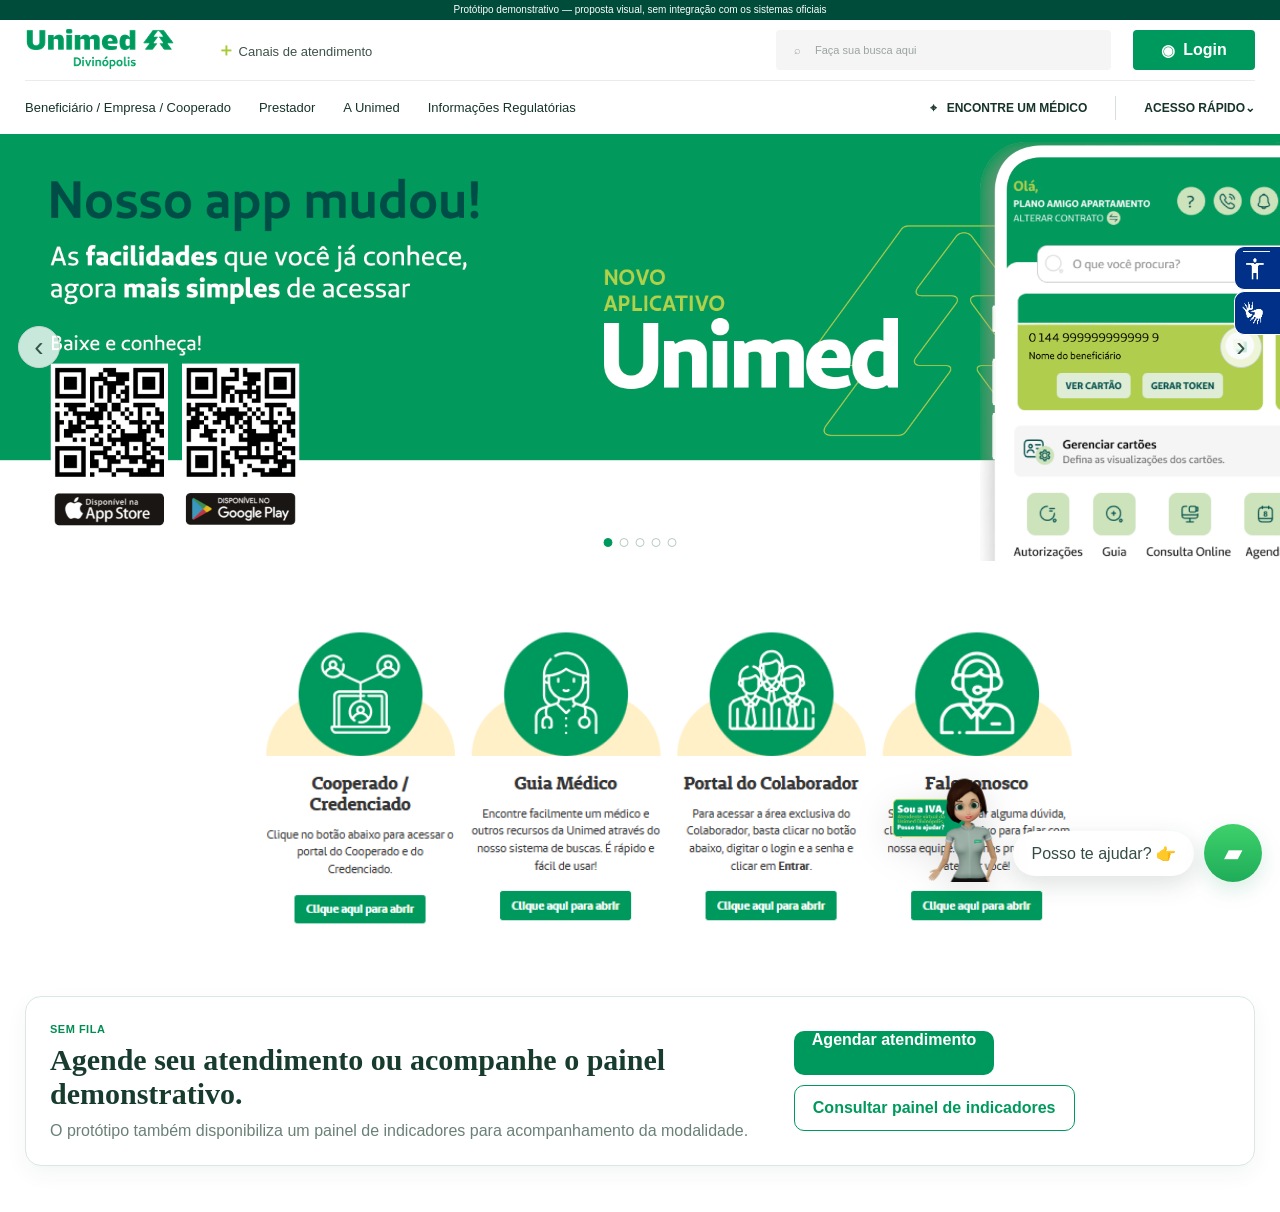
<file: index.html>
<!doctype html>
<html lang="pt-BR">
<head>
  <meta charset="utf-8">
  <meta name="viewport" content="width=device-width,initial-scale=1">
  <title>Unimed Divinópolis — Sem Fila</title>
  <link rel="stylesheet" href="styles.css">
</head>
<body class="portal-page">
  <div class="prototype-ribbon">Protótipo demonstrativo — proposta visual, sem integração com os sistemas oficiais</div>

  <header class="portal-header">
    <div class="portal-header-row portal-container">
      <a class="portal-logo" href="https://www.unimed.coop.br/site/web/divinopolis" target="_blank" rel="noopener">
        <img src="assets/unimed-logo.png" alt="Unimed Divinópolis">
      </a>
      <a class="channels-link" href="https://www.unimed.coop.br/site/web/divinopolis" target="_blank" rel="noopener"><b>＋</b> Canais de atendimento</a>
      <div class="portal-search"><span>⌕</span><span>Faça sua busca aqui</span></div>
      <a class="portal-login" href="https://www.unimed.coop.br/site/web/divinopolis" target="_blank" rel="noopener"><span>◉</span> Login</a>
    </div>
    <nav class="portal-nav portal-container">
      <div class="portal-nav-left">
        <a href="#">Beneficiário / Empresa / Cooperado</a>
        <a href="#">Prestador</a>
        <a href="#">A Unimed</a>
        <a href="#">Informações Regulatórias</a>
      </div>
      <div class="portal-nav-right">
        <a href="#">⌖ &nbsp; ENCONTRE UM MÉDICO</a>
        <span class="divider-v"></span>
        <a href="#">ACESSO RÁPIDO⌄</a>
      </div>
    </nav>
  </header>

  <main>
    <section class="portal-carousel" aria-label="Carrossel principal">
      <div class="carousel-track" id="carouselTrack">
        <article class="carousel-slide image-slide active" data-slide="0">
          <img src="assets/slide-app.png" alt="Novo aplicativo Unimed">
        </article>
        <article class="carousel-slide schedule-promo-slide" data-slide="1">
          <div class="schedule-promo-inner portal-container">
            <div class="schedule-promo-copy">
              <span class="schedule-kicker">NOVO • AGENDAMENTO ONLINE</span>
              <h1>Organize seu tempo.<br><strong>Atendimento sem fila.</strong></h1>
              <p>Escolha o assunto, reserve o tempo necessário e selecione a melhor data e horário para seu atendimento.</p>
              <a class="schedule-promo-btn" href="agendamento.html">AGENDAR ATENDIMENTO</a>
            </div>
            <div class="schedule-promo-card" aria-hidden="true">
              <div class="promo-card-title"><span>Sem Fila</span><b>✓</b></div>
              <div class="promo-service">Atendimento online</div>
              <div class="promo-days"><span>SEG<br><b>14</b></span><span class="chosen">TER<br><b>15</b></span><span>QUA<br><b>16</b></span></div>
              <div class="promo-times"><span>09:20</span><span class="chosen">10:00</span><span>13:40</span></div>
              <small>Horário reservado conforme o tempo do atendimento</small>
            </div>
          </div>
        </article>
        <article class="carousel-slide image-slide" data-slide="2"><img src="assets/slide-fraude.jpg" alt="Campanha contra golpes e fraudes"></article>
        <article class="carousel-slide image-slide" data-slide="3"><img src="assets/slide-faturas.png" alt="Comunicado sobre recebimento de faturas"></article>
        <article class="carousel-slide image-slide" data-slide="4"><img src="assets/slide-cnpj.png" alt="Comunicado sobre regularização de CNPJ"></article>
      </div>
      <button class="carousel-arrow carousel-prev" id="carouselPrev" type="button" aria-label="Slide anterior">‹</button>
      <button class="carousel-arrow carousel-next" id="carouselNext" type="button" aria-label="Próximo slide">›</button>
      <div class="carousel-dots" id="carouselDots"></div>
    </section>

    <section class="portal-shortcuts-snapshot portal-container" aria-label="Acessos rápidos do portal">
      <div class="shortcuts-snapshot-wrap">
        <img src="assets/home-links-ref.png" alt="Acessos rápidos do portal da Unimed Divinópolis">
        <a class="shortcut-overlay shortcut-overlay-1" href="https://www.unimed.coop.br/site/web/divinopolis" target="_blank" rel="noopener" aria-label="Abrir portal Cooperado / Credenciado"></a>
        <a class="shortcut-overlay shortcut-overlay-2" href="https://www.unimed.coop.br/site/web/divinopolis/guia-medico" target="_blank" rel="noopener" aria-label="Abrir Guia Médico"></a>
        <a class="shortcut-overlay shortcut-overlay-3" href="https://www.unimed.coop.br/site/web/divinopolis" target="_blank" rel="noopener" aria-label="Abrir Portal do Colaborador"></a>
        <a class="shortcut-overlay shortcut-overlay-4" href="https://www.unimed.coop.br/site/web/divinopolis" target="_blank" rel="noopener" aria-label="Abrir Fale conosco"></a>
      </div>
    </section>
    <section class="portal-cta-panel portal-container" aria-label="Acesso ao agendamento e indicadores">
      <article class="portal-cta-card">
        <div>
          <span class="eyebrow">SEM FILA</span>
          <h2>Agende seu atendimento ou acompanhe o painel demonstrativo.</h2>
          <p>O protótipo também disponibiliza um painel de indicadores para acompanhamento da modalidade.</p>
        </div>
        <div class="portal-cta-actions">
          <a class="primary-btn" href="agendamento.html">Agendar atendimento</a>
          <a class="secondary-btn green-outline" href="painel.html">Consultar painel de indicadores</a>
        </div>
      </article>
    </section>
  </main>

  <div class="accessibility-stack" aria-label="Recursos de acessibilidade">
    <button class="accessibility-btn assistive-clean-btn" id="assistiveBtn" type="button" aria-label="Recursos Assistivos">
      <span class="access-label">Recursos Assistivos</span>
      <img class="access-icon-img" src="assets/icon-recursos-assistivos.png" alt="">
    </button>
    <button class="accessibility-btn libras-clean-btn" id="librasBtn" type="button" aria-label="Acessível em Libras">
      <span class="access-label">Acessível em Libras</span>
      <img class="access-icon-img" src="assets/icon-libras.png" alt="">
    </button>
  </div>

  <div class="iva-widget" id="ivaWidget">
    <section class="iva-chat hidden" id="ivaChat" aria-label="Chat IVA">
      <button class="iva-close" id="ivaClose" type="button" aria-label="Fechar chat">×</button>
      <div class="iva-chat-head" id="ivaChatHead">
        <h2 id="ivaHeadTitle">Vamos<br>conversar?</h2>
        <p id="ivaHeadSubtitle">Bem vindo ao nosso Chat.<br>Eu sou a Iva. Estou aqui<br>para ajudá-lo.</p>
        <div class="iva-status"><i></i><span>Nós normalmente respondemos dentro de alguns minutos.</span></div>
      </div>
      <div class="iva-chat-body">
        <div class="iva-scroll" id="ivaScroll">
          <div class="iva-messages" id="ivaMessages"></div>
          <div class="iva-topics hidden" id="ivaTopics">
            <button class="iva-topic featured" type="button" data-topic="agendamento">Agendamento Online <small>Novo</small></button>
            <button class="iva-topic" type="button" data-topic="comercial">Comercial</button>
            <button class="iva-topic" type="button" data-topic="financeiro">Financeiro</button>
            <button class="iva-topic" type="button" data-topic="autorizacao">Autorização Guias</button>
            <button class="iva-topic" type="button" data-topic="dprh">DP/RH</button>
            <button class="iva-topic" type="button" data-topic="demonstrativos">Demonstrativos</button>
            <button class="iva-topic" type="button" data-topic="guia">Guia Médico</button>
            <button class="iva-topic" type="button" data-topic="manifestacoes">Manifestações</button>
            <button class="iva-topic" type="button" data-topic="reembolso">Reembolso</button>
            <button class="iva-topic" type="button" data-topic="orcamento">Orçamento</button>
            <button class="iva-topic" type="button" data-topic="finalizar">Finalizar</button>
          </div>
          <div class="iva-attachment-list" id="ivaAttachmentList"></div>
        </div>
        <div class="iva-compose">
          <textarea id="ivaInput" rows="1" placeholder="Escreva a sua mensagem..."></textarea>
          <div class="iva-tools">
            <div class="emoji-anchor">
              <button class="iva-tool" id="emojiBtn" type="button" aria-label="Inserir emoji">☺</button>
              <div class="emoji-picker hidden" id="emojiPicker" role="dialog" aria-label="Emojis">
                <div class="emoji-picker-head">Escolha um emoji</div>
                <div class="emoji-grid" id="emojiGrid"></div>
              </div>
            </div>
            <button class="iva-tool clip-tool" id="clipBtn" type="button" aria-label="Anexar arquivo">📎</button>
            <input id="fileInput" type="file" hidden multiple accept="image/*,.pdf,.doc,.docx,.xls,.xlsx,.txt">
            <span class="powered">POWERED BY</span>
            <span class="powered-mark">◆</span>
            <button class="iva-send" id="ivaSend" type="button" aria-label="Enviar mensagem">➤</button>
          </div>
        </div>
      </div>
    </section>

    <div class="iva-launch-wrap">
      <img class="iva-character" src="assets/iva-helper.png" alt="IVA, assistente virtual da Unimed Divinópolis">
      <button class="iva-launch" id="ivaLaunch" type="button">
        <span class="iva-bubble">Posso te ajudar? 👉</span>
        <span class="iva-launch-circle iva-chat-icon">▰</span>
        <span class="iva-launch-circle iva-pencil-icon">✎</span>
      </button>
    </div>
  </div>

  <div class="site-toast" id="siteToast"></div>
  <script src="site.js"></script>
</body>
</html>
</file>
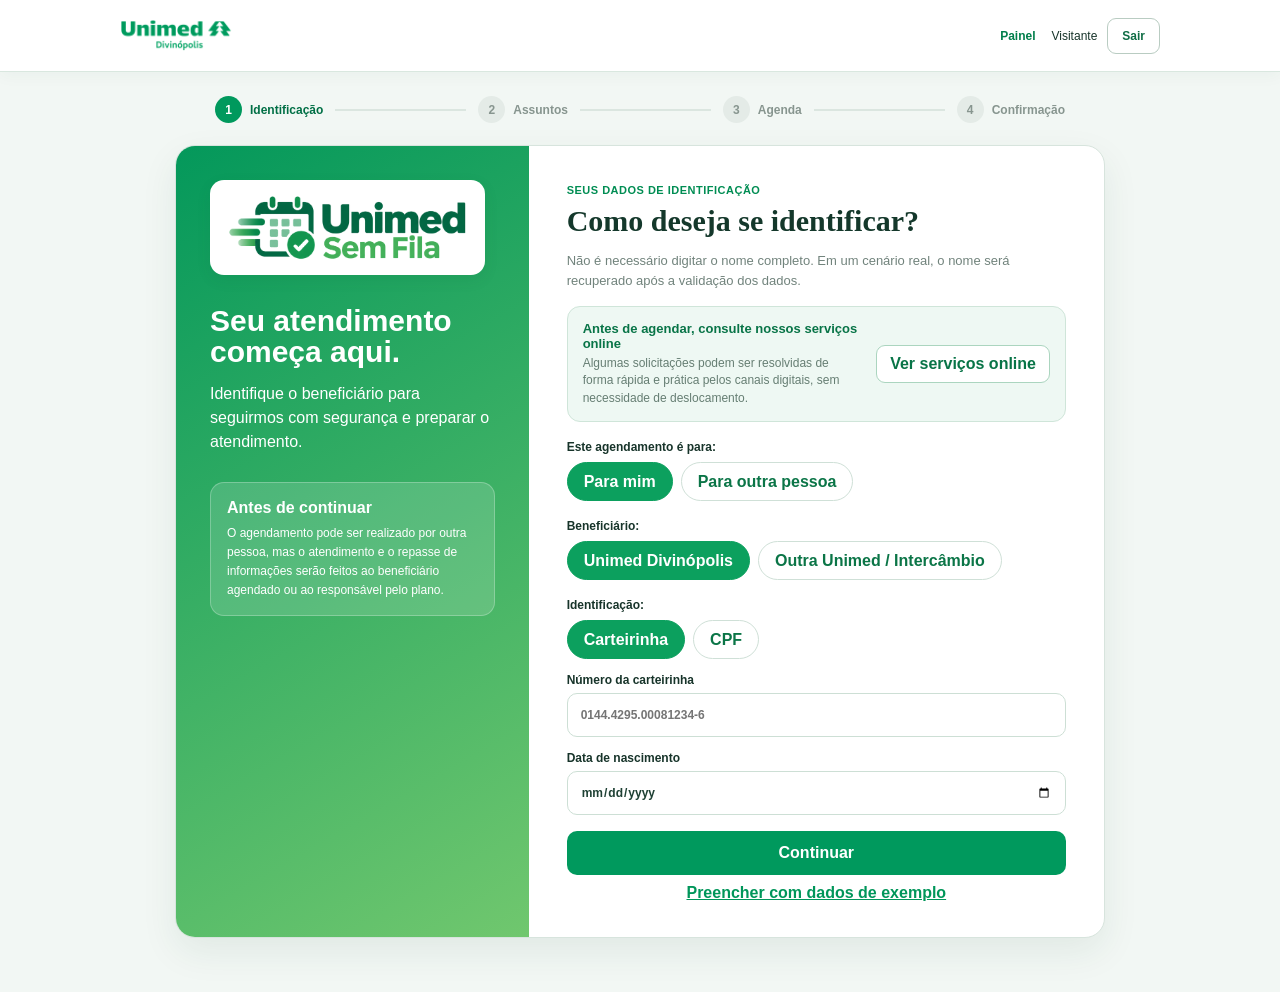
<file: agendamento.html>
<!doctype html>
<html lang="pt-BR">
<head>
<meta charset="utf-8"/>
<meta content="width=device-width,initial-scale=1" name="viewport"/>
<title>Sem Fila — Agendamento Online</title>
<link href="styles.css" rel="stylesheet"/>
</head>
<body class="app-page">
<header class="app-header">
<div class="app-container app-header-inner">
<a class="app-brand" href="index.html">
<img src="assets/unimed-logo.png" alt="Unimed Divinópolis"/>
</a>
<div class="app-header-actions">
<button class="header-link" id="myBookingsTop" type="button">Meus agendamentos</button>
<button class="header-link visible" id="panelTop" type="button">Painel</button>
<span id="headerUser">Visitante</span>
<button class="header-outline" id="logoutBtn" type="button">Sair</button>
</div>
</div>
</header>
<main class="app-container app-main">
<div class="app-progress" id="appProgress">
<div class="progress-step active"><span>1</span><b>Identificação</b></div>
<div class="progress-connector"></div>
<div class="progress-step"><span>2</span><b>Assuntos</b></div>
<div class="progress-connector"></div>
<div class="progress-step"><span>3</span><b>Agenda</b></div>
<div class="progress-connector"></div>
<div class="progress-step"><span>4</span><b>Confirmação</b></div>
</div>
<section class="screen active" id="screen-identification">
<div class="entry-shell">
<aside class="entry-brand-panel"><div class="semfila-logo-card"><img alt="Unimed Sem Fila" class="semfila-logo" src="assets/unimed-sem-fila-logo.png"/></div>


<h1>Seu atendimento começa aqui.</h1>
<p>Identifique o beneficiário para seguirmos com segurança e preparar o atendimento.</p>
<div class="entry-info-card">
<b>Antes de continuar</b>
<span>O agendamento pode ser realizado por outra pessoa, mas o atendimento e o repasse de informações serão feitos ao beneficiário agendado ou ao responsável pelo plano.</span>
</div>
</aside>
<div class="entry-form-panel">
<span class="eyebrow">SEUS DADOS DE IDENTIFICAÇÃO</span>
<h2>Como deseja se identificar?</h2>
<p class="muted">Não é necessário digitar o nome completo. Em um cenário real, o nome será recuperado após a validação dos dados.</p>
<div class="online-precheck">
<div>
<b>Antes de agendar, consulte nossos serviços online</b>
<span>Algumas solicitações podem ser resolvidas de forma rápida e prática pelos canais digitais, sem necessidade de deslocamento.</span>
</div>
<button class="online-precheck-btn" id="openOnlineIntro" type="button">Ver serviços online</button>
</div>
<div class="online-services-panel hidden" id="onlineIntroPanel">
<div class="online-panel-head">
<div>
<span class="eyebrow">SERVIÇOS DIGITAIS</span>
<h3>Talvez você não precise agendar</h3>
</div>
<button class="online-close-btn" id="closeOnlineIntro" type="button">Continuar com agendamento</button>
</div>
<div class="online-services-grid" id="onlineIntroList"></div>
</div>
<div class="form-section">
<label class="group-label">Este agendamento é para:</label>
<div class="segmented" id="recipientRow">
<button class="segmented-btn selected" data-recipient="self" type="button">Para mim</button>
<button class="segmented-btn" data-recipient="other" type="button">Para outra pessoa</button>
</div>
</div>
<div class="form-section">
<label class="group-label">Beneficiário:</label>
<div class="segmented" id="originRow">
<button class="segmented-btn selected" data-origin="local" type="button">Unimed Divinópolis</button>
<button class="segmented-btn" data-origin="interchange" type="button">Outra Unimed / Intercâmbio</button>
</div>
</div>
<div class="form-section">
<label class="group-label">Identificação:</label>
<div class="segmented compact-segmented" id="methodRow">
<button class="segmented-btn selected" data-method="card" type="button">Carteirinha</button>
<button class="segmented-btn" data-method="cpf" type="button">CPF</button>
</div>
</div>
<label class="field" id="cardField">Número da carteirinha
            <input autocomplete="off" id="cardNumber" inputmode="numeric" placeholder="0144.4295.00081234-6"/>
</label>
<label class="field hidden" id="cpfField">CPF
            <input autocomplete="off" id="cpfNumber" inputmode="numeric" placeholder="000.000.000-00"/>
</label>
<label class="field hidden" id="originUnimedField">Unimed de origem
            <input autocomplete="off" id="originUnimed" placeholder="Ex.: Unimed BH" type="text"/>
</label>
<label class="field">Data de nascimento
            <input id="birthDate" type="date"/>
</label>
<div class="third-party-alert hidden" id="thirdPartyAlert">
<b>Agendamento realizado por terceiro</b>
<p>O agendamento pode ser feito por outra pessoa. Porém, o atendimento presencial e o fornecimento de informações serão realizados diretamente ao <strong>beneficiário agendado</strong> ou ao <strong>responsável pelo plano</strong>. No atendimento, será necessária a apresentação de documento de identificação e carteirinha.</p>
<label class="consent-line"><input id="lgpdConsent" type="checkbox"/> <span>Li e estou ciente das condições de atendimento e acesso às informações.</span></label>
</div>
<div class="minor-alert hidden" id="minorAlert">
<b>Beneficiário menor de idade</b>
<span>O atendimento deverá ocorrer com o responsável pelo plano ou responsável autorizado, com a documentação necessária.</span>
</div>
<button class="primary-btn full" id="loginBtn" type="button">Continuar</button>
<button class="demo-link" id="demoBtn" type="button">Preencher com dados de exemplo</button>
</div>
</div>
</section>
<section class="screen" id="screen-service">

<div class="workflow-shell"><aside class="workflow-brand-panel">
<div class="semfila-logo-card">
<img alt="Unimed Sem Fila" class="semfila-logo" src="assets/unimed-sem-fila-logo.png"/>
</div>
<h2>Conte com a gente para encontrar o melhor caminho.</h2>
<p>Selecione o assunto que melhor descreve sua necessidade. Assim, já direcionamos você para o tempo adequado.</p>
<div class="workflow-info-card">
<b>Dica</b>
<span>Escolha o assunto que mais se aproxima do que você precisa. Se tiver dúvida, consulte também os serviços online disponíveis.</span>
</div>
</aside><div class="content-card wide-card">
<div class="screen-head">
<span class="eyebrow">ASSUNTOS DO ATENDIMENTO</span>
<h2>O que você precisa resolver?</h2>
<p class="muted">Nossos guichês atendem os assuntos de forma geral. Selecione o que precisa tratar para reservarmos o tempo adequado.</p>
</div>
<div class="digital-route online-route" id="onlineDigitalTip">
<div>
<b>Talvez você não precise agendar</b>
<span>Antes de escolher um horário, confira se existe uma opção online que resolva o que você precisa de forma mais rápida e prática.</span>
</div>
<button class="online-route-btn" id="openOnlineService" type="button">Consultar serviços online</button>
</div>
<div class="online-services-panel service-online-panel hidden" id="onlineServicePanel">
<div class="online-panel-head">
<div>
<span class="eyebrow">RESOLVA ONLINE</span>
<h3>Serviços disponíveis para você resolver online</h3>
</div>
<button class="online-close-btn" id="closeOnlineService" type="button">Continuar com agendamento</button>
</div>
<div class="online-services-grid" id="onlineServiceList"></div>
</div>
<div class="interchange-route hidden" id="interchangeRouting"><b>Intercâmbio</b><span>O protótipo apresenta apenas assuntos compatíveis com atendimento a beneficiários de outra Unimed.</span></div>
<h3 class="section-title">1º assunto</h3>
<div class="service-grid" id="serviceOptions"></div>
<label class="field">Motivo específico
          <select id="reasonSelect"><option value="">Selecione primeiro um assunto</option></select>
</label>
<div class="payment-area hidden" id="paymentArea">
<label class="group-label">Em caso de negociação, como pretende pagar?</label>
<div class="payment-options">
<button class="payment-btn" data-payment="Boleto" type="button"><span>▤</span><b>Boleto</b><small>Preferência para adiantar o processo</small></button>
<button class="payment-btn" data-payment="Cartão" type="button"><span>▣</span><b>Cartão</b><small>Preferência para adiantar o processo</small></button>
</div>
</div>
<div class="extra-service-panel">
<div class="extra-title"><div><span class="eyebrow">TEM MAIS ALGUMA DEMANDA?</span><h3>Deseja incluir outro assunto neste mesmo atendimento?</h3></div><div class="duration-badge"><span>Tempo reservado</span><b id="durationBadge">20 min</b></div></div>
<div class="segmented" id="extraChoiceRow">
<button class="segmented-btn selected" data-extra="no" type="button">Não, apenas este</button>
<button class="segmented-btn" data-extra="yes" type="button">Sim, adicionar outro assunto</button>
</div>
<div class="second-service hidden" id="extraServiceArea">
<h3 class="section-title">2º assunto</h3>
<label class="field">Assunto
              <select id="extraServiceSelect"><option value="">Selecione o segundo assunto</option></select>
</label>
<label class="field">Motivo específico
              <select id="extraReasonSelect"><option value="">Selecione o motivo</option></select>
</label>
</div>
</div>
<div class="step-actions"><button class="secondary-btn" id="backToId" type="button">Voltar</button><button class="primary-btn" disabled="" id="toSchedule" type="button">Escolher data e horário</button></div>
</div></div></section>
<section class="screen" id="screen-schedule">

<div class="workflow-shell"><aside class="workflow-brand-panel">
<div class="semfila-logo-card">
<img alt="Unimed Sem Fila" class="semfila-logo" src="assets/unimed-sem-fila-logo.png"/>
</div>
<h2>Escolha o melhor momento para você.</h2>
<p>Agora é só selecionar a data e o horário que melhor se encaixam na sua rotina.</p>
<div class="workflow-info-card">
<b>Dica</b>
<span>Os horários em destaque estão disponíveis. Escolha com tranquilidade o melhor momento para o seu atendimento.</span>
</div>
</aside><div class="content-card wide-card">
<div class="screen-head schedule-head-row"><div><span class="eyebrow">DATA E HORÁRIO</span><h2>Escolha o melhor horário</h2><p class="muted">A agenda verifica se existe capacidade contínua para todo o tempo reservado.</p></div><div class="duration-badge larger"><span>Tempo reservado</span><b id="scheduleDuration">20 min</b></div></div>
<div class="date-caption" id="dateCaption"></div>
<div class="date-strip" id="dateStrip"></div>
<div class="slots-panel">
<div class="slots" id="slots"></div>
<div class="legend"><span><i class="dot selected-dot"></i>Selecionado</span><span><i class="dot"></i>Disponível</span><span><i class="dot occupied-dot"></i>Ocupado</span></div>
</div>
<div class="step-actions"><button class="secondary-btn" id="backService" type="button">Voltar</button><button class="primary-btn" disabled="" id="toReview" type="button">Revisar agendamento</button></div>
</div></div></section>
<section class="screen" id="screen-review">

<div class="workflow-shell"><aside class="workflow-brand-panel">
<div class="semfila-logo-card">
<img alt="Unimed Sem Fila" class="semfila-logo" src="assets/unimed-sem-fila-logo.png"/>
</div>
<h2>Confira os detalhes antes de confirmar.</h2>
<p>Revise as informações do seu agendamento. Se precisar, você ainda pode voltar e alterar.</p>
<div class="workflow-info-card">
<b>Importante</b>
<span>O atendimento e o repasse de informações serão realizados ao beneficiário agendado ou ao responsável pelo plano.</span>
</div>
</aside><div class="content-card review-card">
<div class="screen-head"><span class="eyebrow">CONFIRMAÇÃO</span><h2>Confira seu agendamento</h2><p class="muted">Revise as informações antes de confirmar.</p></div>
<div class="summary" id="reviewSummary"></div>
<div class="attendance-rule"><b>Para o atendimento</b><span>O atendimento e o repasse de informações serão realizados ao beneficiário agendado ou ao responsável pelo plano. Leve documento de identificação e carteirinha.</span></div>
<div class="cancel-rule"><b>Cancelamento</b><span>Se precisar cancelar, faça isso com no mínimo <strong>2 horas de antecedência</strong>.</span></div>
<div class="step-actions"><button class="secondary-btn" id="backSchedule" type="button">Alterar horário</button><button class="primary-btn" id="confirmBtn" type="button">Confirmar agendamento</button></div>
</div></div></section>
<section class="screen" id="screen-success">

<div class="workflow-shell"><aside class="workflow-brand-panel">
<div class="semfila-logo-card">
<img alt="Unimed Sem Fila" class="semfila-logo" src="assets/unimed-sem-fila-logo.png"/>
</div>
<h2>Tudo certo. Aguardamos você!</h2>
<p>Seu horário foi reservado com sucesso. Guarde o protocolo e siga as orientações para o atendimento.</p>
<div class="workflow-info-card">
<b>Importante</b>
<span>Compareça com documento de identificação e carteirinha. Se precisar cancelar, faça isso com no mínimo 2 horas de antecedência.</span>
</div>
</aside><div class="content-card success-card">
<div class="success-check">✓</div>
<span class="eyebrow">AGENDAMENTO CONCLUÍDO</span>
<h2>Seu horário foi reservado</h2>
<p class="muted">Guarde o protocolo e observe as orientações para o atendimento.</p>
<div class="protocol-box"><span>Protocolo</span><b id="protocol">—</b></div>
<div class="summary" id="successSummary"></div>
<div class="attendance-rule welcome-rule"><b>Aguardamos você!</b><span>Seu atendimento está agendado. Qualquer dúvida, entre em contato pelos nossos canais de atendimento.</span></div>
<div class="attendance-rule"><b>Importante</b><span>Atendimento e informações somente ao beneficiário agendado ou responsável pelo plano, mediante documentação e carteirinha. Cancelamentos: mínimo de 2 horas de antecedência.</span></div>
<div class="step-actions"><button class="secondary-btn" id="newSchedule" type="button">Novo agendamento</button><button class="primary-btn" id="goMy" type="button">Meus agendamentos</button></div>
</div></div></section>
<section class="screen" id="screen-my">

<div class="workflow-shell"><aside class="workflow-brand-panel">
<div class="semfila-logo-card">
<img alt="Unimed Sem Fila" class="semfila-logo" src="assets/unimed-sem-fila-logo.png"/>
</div>
<h2>Sua agenda em um só lugar.</h2>
<p>Consulte seus próximos atendimentos e mantenha seus horários organizados.</p>
<div class="workflow-info-card">
<b>Lembrete</b>
<span>Se não puder comparecer, cancele com pelo menos 2 horas de antecedência para liberar o horário.</span>
</div>
</aside><div class="content-card wide-card">
<div class="screen-head"><span class="eyebrow">MINHA AGENDA</span><h2>Meus agendamentos</h2><p class="muted">Consulte e cancele seus horários. O cancelamento online é permitido até 2 horas antes.</p></div>
<div class="appointments-list" id="myAppointments"></div>
<div class="step-actions single"><button class="secondary-btn" id="backMy" type="button">Voltar</button></div>
</div></div></section>
</main>
<div class="app-toast" id="toast"></div>
<script src="app.js"></script>
</body>
</html>
</file>
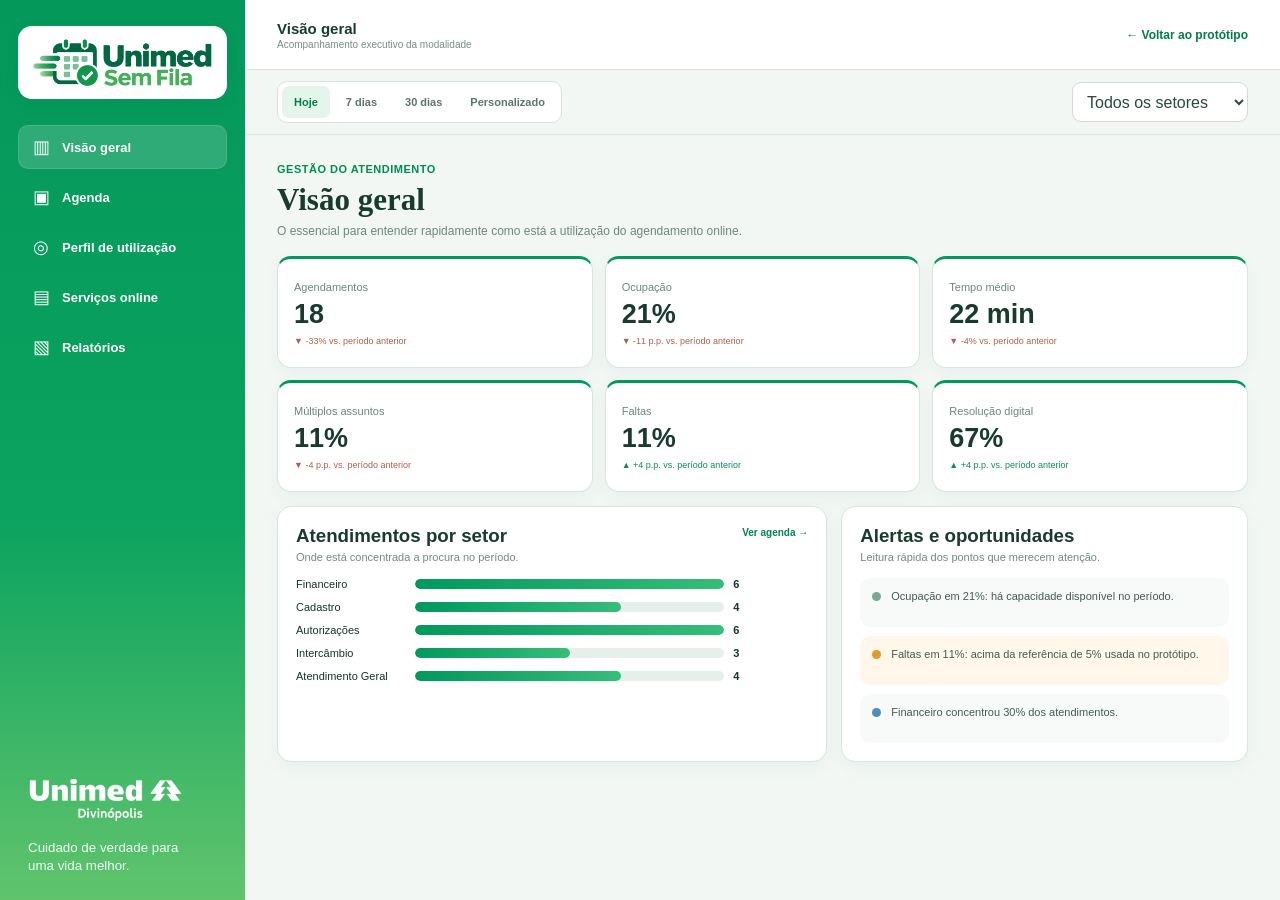
<file: painel.html>
<!doctype html>
<html lang="pt-BR">
<head>
  <meta charset="utf-8">
  <meta name="viewport" content="width=device-width,initial-scale=1">
  <title>Sem Fila — Painel de Indicadores</title>
  <link rel="stylesheet" href="styles.css">
</head>
<body class="dashboard-page">
  <div class="dashboard-shell modular-dashboard">

    <aside class="dashboard-sidebar">
      <a class="dashboard-sidebar-logo" href="index.html">
        <span class="semfila-logo-card dashboard-logo-card">
          <img class="semfila-logo" src="assets/unimed-sem-fila-logo.png" alt="Unimed Sem Fila">
        </span>
      </a>

      <nav class="dashboard-nav dashboard-module-nav" aria-label="Navegação do painel">
        <button class="dashboard-nav-item active" data-module="overview" type="button">
          <span>▥</span><b>Visão geral</b>
        </button>
        <button class="dashboard-nav-item" data-module="agenda" type="button">
          <span>▣</span><b>Agenda</b>
        </button>
        <button class="dashboard-nav-item" data-module="profile" type="button">
          <span>◎</span><b>Perfil de utilização</b>
        </button>
        <button class="dashboard-nav-item" data-module="digital" type="button">
          <span>▤</span><b>Serviços online</b>
        </button>
        <button class="dashboard-nav-item" data-module="reports" type="button">
          <span>▧</span><b>Relatórios</b>
        </button>
      </nav>

      <div class="dashboard-sidebar-footer">
        <img src="assets/unimed-logo.png" alt="Unimed Divinópolis">
        <small>Cuidado de verdade para uma vida melhor.</small>
      </div>
    </aside>

    <div class="dashboard-workspace">
      <header class="dashboard-header dashboard-topbar">
        <div class="dashboard-header-inner">
          <div>
            <strong id="moduleHeaderTitle">Visão geral</strong>
            <small id="moduleHeaderSubtitle">Acompanhamento executivo da modalidade</small>
          </div>
          <a href="index.html">← Voltar ao protótipo</a>
        </div>
      </header>

      <main class="dashboard-main modular-main">

        <div class="dashboard-control-bar">
          <div class="period-switch" id="periodSwitch">
            <button class="active" data-period="today" type="button">Hoje</button>
            <button data-period="7" type="button">7 dias</button>
            <button data-period="30" type="button">30 dias</button>
            <button data-period="custom" type="button">Personalizado</button>
          </div>

          <div class="custom-period hidden" id="customPeriod">
            <input id="startDate" type="date" aria-label="Data inicial">
            <span>até</span>
            <input id="endDate" type="date" aria-label="Data final">
          </div>

          <select id="sectorFilter" class="compact-filter" aria-label="Filtrar por setor">
            <option value="Todos">Todos os setores</option>
            <option value="Financeiro">Financeiro</option>
            <option value="Cadastro">Cadastro</option>
            <option value="Autorizações">Autorizações</option>
            <option value="Intercâmbio">Intercâmbio</option>
            <option value="Atendimento Geral">Atendimento Geral</option>
          </select>
        </div>

        <!-- VISÃO GERAL -->
        <section class="dashboard-module active" id="module-overview">
          <div class="module-title">
            <span class="eyebrow">GESTÃO DO ATENDIMENTO</span>
            <h1>Visão geral</h1>
            <p>O essencial para entender rapidamente como está a utilização do agendamento online.</p>
          </div>

          <section class="executive-kpis" id="overviewKpis"></section>

          <section class="overview-grid">
            <article class="dashboard-card">
              <div class="card-heading-row">
                <div>
                  <h3>Atendimentos por setor</h3>
                  <p>Onde está concentrada a procura no período.</p>
                </div>
                <button class="text-action" data-open-module="agenda" type="button">Ver agenda →</button>
              </div>
              <div class="bar-chart" id="overviewSectorBars"></div>
            </article>

            <article class="dashboard-card insights-card">
              <div class="card-heading-row">
                <div>
                  <h3>Alertas e oportunidades</h3>
                  <p>Leitura rápida dos pontos que merecem atenção.</p>
                </div>
              </div>
              <div id="managementInsights" class="management-insights"></div>
            </article>
          </section>
        </section>

        <!-- AGENDA -->
        <section class="dashboard-module" id="module-agenda">
          <div class="module-title">
            <span class="eyebrow">OPERAÇÃO</span>
            <h1>Agenda e capacidade</h1>
            <p>Ocupação, horários procurados e comportamento operacional.</p>
          </div>

          <section class="module-kpis" id="agendaKpis"></section>

          <section class="dashboard-grid">
            <article class="dashboard-card">
              <h3>Horários mais demandados</h3>
              <p>Volume de procura ao longo do dia.</p>
              <div class="bar-chart" id="agendaHourBars"></div>
            </article>

            <article class="dashboard-card">
              <h3>Utilização da capacidade</h3>
              <p>Relação entre blocos disponíveis e tempo reservado.</p>
              <div class="capacity-panel" id="agendaCapacity"></div>
            </article>
          </section>

          <section class="dashboard-card compact-table-card">
            <div class="card-heading-row">
              <div>
                <h3>Próximos atendimentos</h3>
                <p>Uma visão curta dos próximos horários.</p>
              </div>
              <button class="text-action" data-open-module="reports" type="button">Ver relatório completo →</button>
            </div>
            <div class="table-wrap">
              <table class="dashboard-table">
                <thead>
                  <tr>
                    <th>Data</th><th>Horário</th><th>Setor</th><th>Assunto</th><th>Tempo</th><th>Status</th>
                  </tr>
                </thead>
                <tbody id="agendaPreviewTable"></tbody>
              </table>
            </div>
          </section>
        </section>

        <!-- PERFIL -->
        <section class="dashboard-module" id="module-profile">
          <div class="module-title">
            <span class="eyebrow">ADESÃO</span>
            <h1>Perfil de utilização</h1>
            <p>Quem está aderindo à modalidade, sem transformar o painel em uma consulta individual.</p>
          </div>

          <section class="dashboard-grid profile-dashboard-grid">
            <article class="dashboard-card">
              <h3>Adesão por faixa etária</h3>
              <p>Distribuição dos beneficiários que utilizaram o agendamento online.</p>
              <div class="bar-chart" id="profileAgeBars"></div>
            </article>

            <article class="dashboard-card">
              <h3>Origem dos beneficiários</h3>
              <p>Participação de beneficiários locais e de intercâmbio.</p>
              <div class="profile-grid" id="profileOriginGrid"></div>
            </article>
          </section>

          <section class="dashboard-card profile-note-card">
            <strong>Como interpretar</strong>
            <p>Este módulo ajuda a avaliar a adesão ao canal digital por perfil. A faixa etária é usada somente para análise gerencial e não aparece na confirmação do beneficiário.</p>
          </section>
        </section>

        <!-- DIGITAL -->
        <section class="dashboard-module" id="module-digital">
          <div class="module-title">
            <span class="eyebrow">CANAIS DIGITAIS</span>
            <h1>Serviços online</h1>
            <p>Direcionamentos realizados e resultados dos serviços digitais.</p>
          </div>

          <section class="digital-performance-grid" id="digitalKpis"></section>

          <section class="dashboard-grid">
            <article class="dashboard-card">
              <h3>Direcionamentos por serviço</h3>
              <p>Quais serviços digitais são mais utilizados no fluxo.</p>
              <div class="bar-chart" id="digitalServiceBars"></div>
            </article>

            <article class="dashboard-card">
              <h3>Origem do direcionamento</h3>
              <p>Em que momento do fluxo o beneficiário encontrou a solução digital.</p>
              <div class="profile-grid" id="digitalSourceGrid"></div>
            </article>
          </section>

          <section class="dashboard-card digital-explanation">
            <strong>Importante</strong>
            <p>No protótipo, a confirmação de resolução é demonstrativa. Em produção, a taxa real dependerá do retorno ou integração com o canal digital utilizado.</p>
          </section>
        </section>

        <!-- RELATÓRIOS -->
        <section class="dashboard-module" id="module-reports">
          <div class="module-title reports-title-row">
            <div>
              <span class="eyebrow">ANÁLISE DETALHADA</span>
              <h1>Relatórios</h1>
              <p>Use quando precisar aprofundar, filtrar ou exportar dados.</p>
            </div>
            <div class="report-actions">
              <button id="exportCsv" class="secondary-btn" type="button">Exportar CSV</button>
              <button id="printReport" class="primary-btn" type="button">Imprimir / salvar PDF</button>
            </div>
          </div>

          <section class="dashboard-card report-filter-card">
            <div class="report-filter-grid">
              <label>Status
                <select id="reportStatus">
                  <option value="Todos">Todos</option>
                  <option value="Agendado">Agendado</option>
                  <option value="Concluído">Concluído</option>
                  <option value="Falta">Falta</option>
                  <option value="Cancelado">Cancelado</option>
                </select>
              </label>
              <label>Assunto
                <select id="reportService">
                  <option value="Todos">Todos</option>
                  <option value="Negociação">Negociação</option>
                  <option value="Troca de plano">Troca de plano</option>
                  <option value="Autorizações">Autorizações</option>
                  <option value="Intercâmbio">Intercâmbio</option>
                  <option value="Outros">Outros</option>
                </select>
              </label>
              <div class="report-count">
                <span>Registros exibidos</span>
                <strong id="reportCount">0</strong>
              </div>
            </div>
          </section>

          <section class="dashboard-card table-card report-table-card">
            <div class="table-wrap">
              <table class="dashboard-table">
                <thead>
                  <tr>
                    <th>Data</th><th>Horário</th><th>Beneficiário</th><th>Setor</th><th>Origem</th><th>Assunto</th><th>Tempo</th><th>Status</th>
                  </tr>
                </thead>
                <tbody id="reportTable"></tbody>
              </table>
            </div>
          </section>
        </section>

      </main>
    </div>
  </div>

  <div class="site-toast" id="dashboardToast"></div>
  <script src="dashboard.js"></script>
</body>
</html>
</file>
<file: styles.css>
:root{--green:#00995d;--green-dark:#006b44;--green-deep:#004f3d;--green-soft:#eaf7f0;--lime:#b8d94a;--ink:#17342a;--muted:#6f837b;--line:#d9e7df;--page:#f2f7f4;--blue:#0644a4;--warn:#fff7e7;--shadow:0 14px 36px rgba(25,76,54,.08)}
*{box-sizing:border-box}html{scroll-behavior:smooth}body{margin:0;font-family:Arial,Helvetica,sans-serif;color:var(--ink)}a{text-decoration:none;color:inherit}button,input,select,textarea{font:inherit}.hidden{display:none!important}button{cursor:pointer}.prototype-ribbon{height:20px;background:#004c3b;color:#fff;text-align:center;font-size:10px;line-height:20px}.portal-container{width:min(1230px,calc(100% - 48px));margin:auto}.portal-header{background:#fff;position:relative;z-index:20}.portal-header-row{height:60px;display:grid;grid-template-columns:170px 1fr 335px 122px;gap:22px;align-items:center}.portal-logo img{width:150px;display:block}.channels-link{font-size:13px;color:#3f5249}.channels-link b{color:#a9ca38;font-size:18px}.portal-search{height:40px;background:#f5f5f5;border-radius:4px;color:#9ba49f;display:flex;align-items:center;gap:14px;padding:0 18px;font-size:11px}.portal-login{height:40px;border-radius:4px;background:var(--green);color:#fff;display:flex;align-items:center;justify-content:center;gap:8px;font-weight:800}.portal-nav{height:54px;border-top:1px solid #e8ecea;display:flex;align-items:center;justify-content:space-between;font-size:13px}.portal-nav-left,.portal-nav-right{display:flex;align-items:center;gap:28px}.portal-nav-right{font-size:12px;font-weight:800}.divider-v{width:1px;height:24px;background:#d7dfdb}.portal-carousel{position:relative;width:100%;overflow:hidden;background:#fff}.carousel-track{position:relative;aspect-ratio:3/1;min-height:360px}.carousel-slide{position:absolute;inset:0;opacity:0;pointer-events:none;transition:opacity .45s ease}.carousel-slide.active{opacity:1;pointer-events:auto}.image-slide img{width:100%;height:100%;object-fit:cover;object-position:center;display:block}.carousel-arrow{position:absolute;top:50%;transform:translateY(-50%);width:42px;height:42px;border-radius:50%;border:1px solid #c8d4ce;background:rgba(255,255,255,.78);font-size:28px;color:#365449;z-index:3}.carousel-prev{left:18px}.carousel-next{right:18px}.carousel-dots{position:absolute;left:50%;bottom:14px;transform:translateX(-50%);display:flex;gap:7px;z-index:4}.carousel-dots button{width:9px;height:9px;border-radius:50%;border:1px solid #b9c9c0;background:#fff;padding:0}.carousel-dots button.active{background:var(--green);border-color:var(--green)}.schedule-promo-slide{background:linear-gradient(100deg,#008f59 0 58%,#b6d642 58%);overflow:hidden}.schedule-promo-inner{height:100%;display:grid;grid-template-columns:1.1fr .9fr;align-items:center;gap:50px;position:relative}.schedule-promo-copy{color:#fff}.schedule-kicker{display:block;color:#dfff9d;font-size:14px;font-weight:900;margin-bottom:12px}.schedule-promo-copy h1{font-size:50px;line-height:1.02;margin:0 0 18px;font-weight:400}.schedule-promo-copy h1 strong{font-weight:900}.schedule-promo-copy p{font-size:18px;line-height:1.5;max-width:620px}.schedule-promo-btn{display:inline-flex;align-items:center;min-height:48px;padding:0 22px;background:#fff;color:#007648;border-radius:5px;font-weight:900;margin-top:10px}.schedule-promo-card{width:380px;justify-self:center;background:#fff;border-radius:24px;padding:22px;box-shadow:0 24px 55px rgba(0,78,45,.24);transform:rotate(-1.5deg)}.promo-card-title{display:flex;justify-content:space-between;color:#076f45;font-size:22px;font-weight:900}.promo-card-title b{width:32px;height:32px;border-radius:50%;background:var(--green);color:#fff;display:grid;place-items:center}.promo-service{margin:12px 0;color:#5c7469}.promo-days{display:grid;grid-template-columns:repeat(3,1fr);gap:8px}.promo-days span,.promo-times span{border:1px solid #d8e5de;border-radius:10px;padding:10px;text-align:center}.promo-days .chosen,.promo-times .chosen{background:var(--green-soft);border-color:var(--green);color:#087647}.promo-times{display:grid;grid-template-columns:repeat(3,1fr);gap:8px;margin:12px 0}.schedule-promo-card small{color:#6e8178}.portal-shortcuts{display:grid;grid-template-columns:repeat(4,1fr);gap:34px;padding:52px 0 70px;text-align:center}.portal-shortcut-card{display:flex;flex-direction:column;align-items:center}.shortcut-circle{width:150px;height:150px;border-radius:50%;background:#05a260;color:#fff;display:grid;place-items:center;font-size:68px;box-shadow:0 28px 0 -7px #ffedbc}.portal-shortcut-card h3{font-family:Georgia,serif;font-size:22px;margin:26px 0 10px}.portal-shortcut-card p{font-size:14px;line-height:1.55;min-height:88px;margin:0 0 14px}.portal-shortcut-card a{margin-top:auto;background:#00995d;color:#fff;padding:8px 14px;border-radius:3px;font-size:13px;font-weight:800}.accessibility-stack{position:fixed;right:0;top:245px;z-index:70;display:flex;flex-direction:column;gap:2px;align-items:flex-end}.accessibility-btn{height:44px;border:0;background:#0644a4;color:#fff;display:flex;align-items:center;border-radius:10px 0 0 10px;padding:0 11px;gap:8px;max-width:46px;overflow:hidden;transition:max-width .22s ease}.accessibility-btn:hover,.accessibility-btn:focus{max-width:190px}.access-symbol{font-size:24px;min-width:24px}.access-label{white-space:nowrap;font-size:11px;font-weight:700}.iva-widget{position:fixed;right:26px;bottom:24px;z-index:80}.iva-launch-wrap{display:flex;align-items:flex-end}.iva-character{width:126px;height:118px;object-fit:contain;object-position:right bottom;filter:drop-shadow(0 10px 18px rgba(0,0,0,.13));margin-right:-18px}.iva-launch{display:flex;align-items:center;gap:10px;border:0;background:none;padding:0}.iva-bubble{background:#fff;border-radius:999px;padding:13px 18px;box-shadow:0 8px 24px rgba(35,60,49,.15);font-size:16px;color:#344d44}.iva-launch-circle{width:58px;height:58px;border-radius:50%;display:grid;place-items:center;background:#3dcc68;color:#fff;font-size:24px;box-shadow:0 8px 22px rgba(0,131,72,.26)}.iva-pencil-icon{display:none;background:#f6fbf8;color:#069956;border:1px solid #d9eee1}.iva-launch:hover .iva-chat-icon{display:none}.iva-launch:hover .iva-pencil-icon{display:grid}.iva-chat{position:absolute;right:0;bottom:98px;width:374px;max-height:620px;background:#fff;border-radius:18px;overflow:hidden;box-shadow:0 22px 60px rgba(0,0,0,.22)}.iva-close{position:absolute;top:15px;right:18px;z-index:3;border:0;background:none;color:#fff;font-size:34px}.iva-chat-head{background:linear-gradient(135deg,rgba(0,151,83,.95),rgba(101,210,119,.88));color:#fff;padding:32px 28px 22px;min-height:260px}.iva-chat-head h2{font-size:38px;line-height:1.05;margin:0 0 24px}.iva-chat-head p{font-size:16px;line-height:1.45;margin:0 0 28px}.iva-status{display:flex;gap:11px;align-items:flex-start;font-size:14px;line-height:1.35}.iva-status i{width:8px;height:8px;border-radius:50%;background:#ff2734;margin-top:5px;flex:0 0 auto}.iva-chat-body{background:#fff}.iva-messages{max-height:210px;overflow:auto;padding:16px 26px 8px;display:grid;gap:10px}.chat-message{max-width:82%;border-radius:18px;padding:12px 14px;font-size:14px;line-height:1.4}.chat-message.bot{background:#f0f2f7;color:#132b25;border-top-left-radius:6px}.chat-message.user{justify-self:end;background:#1aae61;color:#fff;border-top-right-radius:6px}.typing-dots{width:52px;border-radius:18px;background:#f0f2f7;padding:9px 14px;color:#8b9298;letter-spacing:2px}.iva-topics{display:flex;flex-wrap:wrap;gap:8px;justify-content:center;padding:4px 20px 10px;max-height:205px;overflow:auto}.iva-topic{border:1px solid #18a54d;background:#fff;color:#159145;border-radius:999px;padding:8px 14px}.iva-topic.featured{background:#e9f8ef;border:2px solid #00a35d;font-weight:800;color:#007a46}.iva-topic.featured small{background:#b7d946;color:#254b1f;border-radius:999px;padding:2px 6px;margin-left:4px}.iva-attachment-list{display:flex;flex-wrap:wrap;gap:5px;padding:0 26px}.attachment-chip{font-size:11px;background:#f2f6f4;border:1px solid #dfe8e3;border-radius:999px;padding:5px 8px;max-width:100%;overflow:hidden;text-overflow:ellipsis;white-space:nowrap}.iva-compose{border-top:1px solid #dfe5e2;padding:10px 22px 14px}.iva-compose textarea{width:100%;border:0;outline:0;resize:none;min-height:42px;max-height:92px;color:#314c42;font-size:15px;padding:9px 4px}.iva-compose textarea::placeholder{color:#8996ac}.iva-tools{display:flex;align-items:center;gap:12px}.iva-tool{width:28px;height:28px;border:0;background:none;color:#00a362;font-size:24px;padding:0}.clip-tool{font-size:20px;transform:rotate(-35deg)}.powered{margin-left:auto;font-size:9px;color:#99a2af}.powered-mark{color:#ec8d11}.iva-send{width:58px;height:58px;border-radius:50%;border:0;background:#bde8cc;color:#fff;font-size:24px;box-shadow:0 8px 24px rgba(9,146,76,.2);transition:.18s}.iva-send.ready{background:linear-gradient(180deg,#3ed16b,#1fac59);transform:scale(1.03)}.emoji-anchor{position:relative}.emoji-picker{position:absolute;bottom:38px;left:0;width:292px;background:#fff;border:1px solid #b9c8ff;box-shadow:0 12px 28px rgba(0,0,0,.18);padding:10px;z-index:5}.emoji-picker-head{font-size:12px;color:#6e7c90;margin-bottom:8px}.emoji-grid{display:grid;grid-template-columns:repeat(6,1fr);gap:5px;max-height:210px;overflow:auto}.emoji-grid button{border:0;background:#fff;font-size:26px;padding:4px}.site-toast{position:fixed;left:50%;bottom:22px;transform:translate(-50%,10px);background:#174033;color:#fff;padding:11px 16px;border-radius:10px;opacity:0;pointer-events:none;z-index:100;transition:.2s}.site-toast.show{opacity:1;transform:translate(-50%,0)}

/* App */
.app-page{background:var(--page);min-height:100vh}.app-container{width:min(1040px,calc(100% - 36px));margin:auto}.app-header{height:72px;background:#fff;border-bottom:1px solid var(--line);box-shadow:0 4px 15px rgba(33,77,59,.04)}.app-header-inner{height:72px;display:flex;align-items:center;justify-content:space-between}.app-brand{display:flex;align-items:center;gap:16px}.app-brand img{width:112px}.app-brand strong{display:block;color:#006f45;font-size:21px}.app-brand small{display:block;color:#71847b;font-size:11px;margin-top:2px}.app-header-actions{display:flex;align-items:center;gap:12px;font-size:12px}.header-link{display:none;border:0;background:none;color:#007e4b;font-weight:700}.header-link.visible{display:inline}.header-outline{height:36px;padding:0 14px;border-radius:9px;border:1px solid #b9ccc2;background:#fff;color:#0f6d45;font-weight:700}.app-main{padding:24px 0 54px}.app-progress{display:grid;grid-template-columns:auto 1fr auto 1fr auto 1fr auto;align-items:center;margin:0 auto 22px;max-width:850px}.progress-step{display:flex;align-items:center;gap:8px;color:#87958f;font-size:12px}.progress-step span{width:27px;height:27px;border-radius:50%;display:grid;place-items:center;background:#e4ebe7;font-weight:800}.progress-step.active{color:#006f45}.progress-step.active span{background:var(--green);color:#fff}.progress-connector{height:2px;background:#dbe6e0;margin:0 12px}.progress-connector.active{background:#68c796}.screen{display:none}.screen.active{display:block}.entry-shell{display:grid;grid-template-columns:38% 62%;border-radius:20px;overflow:hidden;background:#fff;border:1px solid #d7e4dd;box-shadow:var(--shadow);max-width:930px;margin:auto}.entry-brand-panel{background:linear-gradient(150deg,#04985b,#70c76e);color:#fff;padding:34px;min-height:570px}.entry-brand-panel img{width:150px;background:#fff;padding:11px;border-radius:13px}.entry-sem-fila{font-family:Georgia,serif;font-size:38px;font-style:italic;font-weight:800;margin:32px 0 18px}.entry-brand-panel h1{font-size:30px;line-height:1.05;margin:0 0 14px}.entry-brand-panel p{line-height:1.5;margin:0}.entry-info-card{margin-top:28px;background:rgba(255,255,255,.15);border:1px solid rgba(255,255,255,.25);border-radius:14px;padding:16px}.entry-info-card b{display:block;margin-bottom:6px}.entry-info-card span{font-size:12px;line-height:1.5}.entry-form-panel{padding:34px 38px}.eyebrow{font-size:11px;letter-spacing:.5px;color:#008d53;font-weight:900}.entry-form-panel h2,.screen-head h2,.success-card h2{font-family:Georgia,serif;font-size:30px;margin:6px 0 8px;color:#14382b}.muted{color:#71837c;font-size:13px;line-height:1.5}.form-section{margin:18px 0 0}.group-label{display:block;font-size:12px;font-weight:800;margin-bottom:8px}.segmented{display:flex;gap:8px;flex-wrap:wrap}.segmented-btn{min-height:39px;border-radius:999px;border:1px solid #cfe0d7;background:#fff;color:#0b7547;padding:0 16px;font-weight:800}.segmented-btn.selected{background:#0ca05e;border-color:#0ca05e;color:#fff}.compact-segmented{margin-bottom:4px}.field{display:block;font-size:12px;font-weight:800;margin-top:14px}.field input,.field select{width:100%;height:44px;border:1px solid #cddfd5;border-radius:10px;background:#fff;margin-top:6px;padding:0 13px;color:#1f4134;outline:none}.field input:focus,.field select:focus{border-color:#0ca05e;box-shadow:0 0 0 3px rgba(12,160,94,.1)}.third-party-alert,.minor-alert{margin-top:14px;border-radius:12px;padding:13px 14px;font-size:12px;line-height:1.45}.third-party-alert{background:#fff8e8;border:1px solid #efdca9;color:#6c541c}.third-party-alert b,.minor-alert b{display:block;margin-bottom:4px}.third-party-alert p{margin:0 0 9px}.consent-line{display:flex;gap:7px;align-items:flex-start;font-weight:700}.consent-line input{margin-top:2px}.minor-alert{background:#eef7fb;border:1px solid #cfe3eb;color:#2c5b67}.minor-alert span{display:block}.primary-btn,.secondary-btn{min-height:44px;border-radius:10px;padding:0 18px;font-weight:900}.primary-btn{border:0;background:var(--green);color:#fff}.primary-btn:disabled{opacity:.45;cursor:not-allowed}.secondary-btn{border:1px solid #bdd1c7;background:#fff;color:#17513b}.full{width:100%;margin-top:16px}.demo-link{width:100%;border:0;background:none;color:#00965a;text-decoration:underline;font-weight:800;margin-top:8px}.content-card{background:#fff;border:1px solid #d8e5de;border-radius:18px;padding:28px;box-shadow:var(--shadow);margin:auto}.wide-card{max-width:950px}.review-card,.success-card{max-width:760px}.screen-head{margin-bottom:20px}.screen-head h2{margin-bottom:7px}.digital-route,.interchange-route{display:flex;justify-content:space-between;gap:15px;align-items:center;border-radius:14px;padding:15px 16px;margin-bottom:20px}.digital-route{background:#edf8f2;border:1px solid #cce6d8}.digital-route b,.interchange-route b{display:block;color:#087447}.digital-route span,.interchange-route span{display:block;font-size:12px;color:#657d72;margin-top:3px}.digital-route a{white-space:nowrap;background:#fff;border:1px solid #c8dfd3;border-radius:9px;padding:9px 12px;color:#087447;font-size:12px;font-weight:800}.interchange-route{background:#eef7fb;border:1px solid #cee3ed}.section-title{font-size:14px;margin:20px 0 10px}.service-grid{display:grid;grid-template-columns:repeat(2,1fr);gap:12px}.service-card{min-height:108px;border:1px solid #d6e5dd;background:#fff;border-radius:14px;padding:15px;text-align:left;display:flex;gap:13px;align-items:flex-start;color:#183b2d}.service-card>span{width:38px;height:38px;border-radius:11px;background:#e9f7f0;color:#00995d;display:grid;place-items:center;font-size:19px;flex:0 0 auto}.service-card b{display:block;font-size:15px}.service-card small{display:block;color:#71867d;line-height:1.4;margin-top:5px}.service-card.selected{border-color:#00a060;box-shadow:0 0 0 3px rgba(0,160,96,.10);background:#fbfffd}.payment-area{margin-top:16px}.payment-options{display:grid;grid-template-columns:1fr 1fr;gap:10px}.payment-btn{border:1px solid #d5e4dc;background:#fff;border-radius:13px;padding:14px;text-align:left}.payment-btn span{display:block;color:#00995d;font-size:20px;margin-bottom:5px}.payment-btn b{display:block}.payment-btn small{display:block;color:#70847b;margin-top:3px}.payment-btn.selected{border-color:#00995d;background:#eef9f3}.extra-service-panel{margin-top:24px;padding:18px;border-radius:16px;background:#f7faf8;border:1px solid #e0ebe5}.extra-title{display:flex;justify-content:space-between;gap:20px;align-items:flex-start;margin-bottom:12px}.extra-title h3{margin:5px 0 0;font-size:17px}.duration-badge{min-width:120px;border-radius:12px;background:#e6f6ed;padding:10px 12px;text-align:center;color:#087447}.duration-badge span{display:block;font-size:10px}.duration-badge b{display:block;font-size:21px;margin-top:2px}.duration-badge.larger{min-width:150px}.second-service{margin-top:16px;padding-top:4px}.step-actions{display:flex;gap:10px;margin-top:24px}.step-actions>*{flex:1}.step-actions.single>*{flex:0 0 150px}.schedule-head-row{display:flex;justify-content:space-between;gap:20px;align-items:start}.date-caption{font-size:13px;font-weight:800;color:#41685a;margin-bottom:10px}.date-strip{display:grid;grid-template-columns:repeat(5,1fr);gap:9px;margin-bottom:16px}.date-btn{border:1px solid #d5e3dc;background:#fff;border-radius:12px;padding:10px;color:#25463a}.date-btn b,.date-btn small{display:block;font-size:10px;color:#72877e}.date-btn strong{display:block;font-size:22px;margin:3px 0}.date-btn.selected{background:#00995d;color:#fff;border-color:#00995d}.date-btn.selected b,.date-btn.selected small{color:#e3f8ed}.slots-panel{border:1px solid #d8e5de;border-radius:15px;padding:17px}.slots{display:grid;grid-template-columns:repeat(4,1fr);gap:9px}.slot-btn{min-height:42px;border:1px solid #d2e1d9;background:#fff;border-radius:10px;font-weight:800;color:#23493a}.slot-btn.selected{background:#00995d;color:#fff;border-color:#00995d}.slot-btn.occupied{background:#eef2f0;color:#9aa9a2;text-decoration:line-through}.legend{display:flex;gap:18px;flex-wrap:wrap;font-size:11px;color:#6c8178;margin-top:13px}.dot{display:inline-block;width:9px;height:9px;border-radius:50%;border:1px solid #00a060;background:#fff;margin-right:5px}.selected-dot{background:#00a060}.occupied-dot{background:#aebbb5;border-color:#aebbb5}.summary{border:1px solid #dce8e2;border-radius:13px;overflow:hidden}.summary-row{display:flex;justify-content:space-between;gap:20px;padding:13px 15px;border-bottom:1px solid #e8f0ec}.summary-row:last-child{border-bottom:0}.summary-row span{color:#71857c;font-size:12px}.summary-row b{text-align:right;font-size:12px}.attendance-rule,.cancel-rule{margin-top:14px;border-radius:12px;padding:13px 14px;font-size:12px;line-height:1.45}.attendance-rule{background:#edf8f2;border:1px solid #cce5d7;color:#305b4a}.cancel-rule{background:#fff7e8;border:1px solid #ecd8a4;color:#72591d}.attendance-rule b,.cancel-rule b{display:block;margin-bottom:3px}.success-card{text-align:center}.success-check{width:64px;height:64px;border-radius:50%;display:grid;place-items:center;background:#e6f8ee;color:#00a060;border:1px solid #5bd294;font-size:31px;font-weight:900;margin:0 auto 15px}.protocol-box{max-width:300px;margin:18px auto;border:1px dashed #a9cdbb;border-radius:12px;padding:12px;background:#f8fcfa}.protocol-box span{display:block;font-size:10px;color:#73857c}.protocol-box b{display:block;font-size:19px;color:#006f45;margin-top:3px}.appointments-list{display:grid;gap:12px}.booking-card{display:flex;justify-content:space-between;gap:14px;border:1px solid #d8e5de;border-radius:14px;padding:16px}.booking-card h3{margin:7px 0 4px}.booking-card p,.booking-card small{display:block;color:#71847b;margin:0;line-height:1.45}.booking-status{display:inline-flex;border-radius:999px;background:#e1f6ea;color:#087847;padding:3px 7px;font-size:10px;font-weight:800}.booking-status.cancelled{background:#f5e7e7;color:#9b4545}.empty-state{border:1px dashed #c9d9d1;border-radius:13px;padding:22px;text-align:center;color:#74877e}.app-toast{position:fixed;right:20px;bottom:20px;background:#173b2d;color:#fff;border-radius:10px;padding:11px 15px;opacity:0;transform:translateY(8px);transition:.2s}.app-toast.show{opacity:1;transform:none}

/* Dashboard */
.dashboard-page{background:#f2f7f4}.dashboard-container{width:min(1160px,calc(100% - 36px));margin:auto}.dashboard-header{height:74px;background:#fff;border-bottom:1px solid #d7e5dd}.dashboard-header-inner{height:74px;display:flex;align-items:center;justify-content:space-between}.dashboard-brand{display:flex;align-items:center;gap:16px}.dashboard-brand img{width:115px}.dashboard-brand strong{display:block;color:#006f45;font-size:20px}.dashboard-brand small{display:block;color:#72867c;font-size:11px}.dashboard-header a{color:#007c4b;font-size:12px;font-weight:800}.dashboard-main{padding:28px 0 50px}.dashboard-title-row{display:flex;justify-content:space-between;gap:20px;align-items:end;margin-bottom:20px}.dashboard-title-row h1{font-family:Georgia,serif;font-size:31px;margin:6px 0 6px}.dashboard-title-row p{margin:0;color:#72847c;font-size:13px}.dashboard-filters{display:flex;gap:8px}.dashboard-filters input,.dashboard-filters select{height:40px;border:1px solid #cfded6;border-radius:9px;background:#fff;padding:0 10px;color:#2c4d40}.kpi-grid{display:grid;grid-template-columns:repeat(3,1fr);gap:12px}.kpi-card,.dashboard-card{background:#fff;border:1px solid #d8e5de;border-radius:14px;box-shadow:0 6px 18px rgba(31,75,56,.04)}.kpi-card{padding:16px;border-top:3px solid #00995d}.kpi-card span{display:block;color:#70847a;font-size:11px}.kpi-card strong{display:block;font-size:26px;margin:5px 0 2px;color:#173b2d}.kpi-card small{color:#8a9b93;font-size:10px}.dashboard-grid{display:grid;grid-template-columns:1fr 1fr;gap:14px;margin-top:14px}.dashboard-card{padding:18px}.dashboard-card h3{margin:0 0 4px;color:#173b2d}.dashboard-card>p{margin:0 0 16px;color:#758980;font-size:11px}.bar-chart{display:grid;gap:11px}.bar-row{display:grid;grid-template-columns:110px 1fr 30px 36px;gap:9px;align-items:center;font-size:11px}.bar-row small{text-align:right;color:#82958b}.bar-track{height:10px;background:#e7efeb;border-radius:999px;overflow:hidden}.bar-fill{height:100%;background:linear-gradient(90deg,#00995d,#36bd79);border-radius:999px}.profile-grid{display:grid;grid-template-columns:1fr 1fr;gap:10px}.profile-card{border:1px solid #d8e5de;border-radius:12px;padding:13px}.profile-card span{display:block;color:#74887f;font-size:10px}.profile-card strong{display:block;font-size:24px;margin:4px 0}.profile-card em{display:inline-flex;border-radius:999px;background:#e1f5e9;color:#087847;font-style:normal;font-size:10px;font-weight:800;padding:3px 6px}.capacity-meter{height:16px;background:#e4ece8;border-radius:999px;overflow:hidden}.capacity-meter>div{height:100%;background:linear-gradient(90deg,#00995d,#85ca43)}.capacity-stats{display:grid;grid-template-columns:repeat(3,1fr);gap:8px;margin-top:14px}.capacity-stats div{background:#f7faf8;border-radius:10px;padding:10px}.capacity-stats span{display:block;font-size:9px;color:#778a80}.capacity-stats b{font-size:19px}.capacity-panel p{font-size:10px!important;margin-top:12px!important}.table-card{margin-top:14px}.table-wrap{overflow:auto}.dashboard-table{width:100%;border-collapse:collapse;font-size:11px}.dashboard-table th{text-align:left;color:#6f8379;padding:10px;border-bottom:1px solid #d9e5df}.dashboard-table td{padding:11px 10px;border-bottom:1px solid #edf2ef;white-space:nowrap}.status-pill{display:inline-flex;border-radius:999px;padding:3px 7px;background:#e4f0ff;color:#26669b;font-size:10px;font-weight:800}.status-pill.cancelado{background:#eee;color:#68746e}.status-pill.falta{background:#fde8e8;color:#a34b4b}.status-pill.concluido{background:#e2f5e9;color:#087847}

body.high-contrast{filter:contrast(1.12)}
@media(max-width:1000px){.portal-header-row{grid-template-columns:150px 1fr 250px 105px}.portal-nav-left{gap:16px}.schedule-promo-copy h1{font-size:40px}.portal-shortcuts{gap:18px}.entry-shell{grid-template-columns:1fr}.entry-brand-panel{min-height:auto}.kpi-grid{grid-template-columns:repeat(2,1fr)}}
@media(max-width:760px){.prototype-ribbon{display:none}.portal-container{width:min(100% - 24px,1230px)}.portal-header-row{grid-template-columns:1fr auto;height:66px}.channels-link,.portal-search{display:none}.portal-nav{overflow:auto;height:44px}.portal-nav-right{display:none}.portal-carousel .carousel-track{aspect-ratio:1.7/1;min-height:0}.schedule-promo-inner{grid-template-columns:1fr}.schedule-promo-card{display:none}.schedule-promo-copy h1{font-size:34px}.schedule-promo-copy p{font-size:15px}.portal-shortcuts{grid-template-columns:1fr 1fr;padding:36px 0}.iva-widget{right:12px}.iva-character{width:90px;height:85px}.iva-bubble{display:none}.iva-chat{width:min(365px,calc(100vw - 24px));bottom:72px}.accessibility-stack{top:180px}.app-progress{grid-template-columns:repeat(4,1fr);gap:5px}.progress-connector{display:none}.progress-step{justify-content:center}.progress-step b{display:none}.app-header-actions>span{display:none}.entry-form-panel,.entry-brand-panel{padding:24px}.service-grid,.payment-options,.dashboard-grid{grid-template-columns:1fr}.date-strip{grid-template-columns:repeat(3,1fr)}.slots{grid-template-columns:repeat(3,1fr)}.extra-title,.schedule-head-row,.dashboard-title-row{flex-direction:column;align-items:flex-start}.summary-row,.booking-card{flex-direction:column}.summary-row b{text-align:left}.kpi-grid{grid-template-columns:1fr 1fr}.dashboard-filters{width:100%;flex-wrap:wrap}.bar-row{grid-template-columns:85px 1fr 25px 34px}}
@media(max-width:480px){.portal-shortcuts{grid-template-columns:1fr}.shortcut-circle{width:125px;height:125px}.schedule-promo-copy h1{font-size:29px}.iva-chat-head{min-height:220px}.iva-chat-head h2{font-size:32px}.app-container{width:min(100% - 22px,1040px)}.entry-form-panel,.content-card{padding:20px}.segmented{display:grid;grid-template-columns:1fr}.segmented-btn{width:100%}.date-strip{grid-template-columns:repeat(2,1fr)}.slots{grid-template-columns:repeat(2,1fr)}.step-actions{flex-direction:column}.kpi-grid,.profile-grid{grid-template-columns:1fr}.capacity-stats{grid-template-columns:1fr}.dashboard-filters input,.dashboard-filters select{width:100%}}

.portal-shortcuts-snapshot{padding:40px 0 58px}.shortcuts-snapshot-wrap{position:relative}.shortcuts-snapshot-wrap img{width:100%;height:auto;display:block}.shortcut-overlay{position:absolute;bottom:4%;height:15%;border-radius:4px}.shortcut-overlay:hover{outline:3px solid rgba(0,153,93,.22);outline-offset:2px}.shortcut-overlay-1{left:6%;width:20%}.shortcut-overlay-2{left:31.5%;width:20%}.shortcut-overlay-3{left:57.5%;width:20%}.shortcut-overlay-4{left:82%;width:17%}@media(max-width:760px){.portal-shortcuts-snapshot{padding:26px 0 42px}}


/* v8.1 ajustes */
.portal-cta-panel{padding:0 0 46px}
.portal-cta-card{background:#fff;border:1px solid #dbe7e1;border-radius:16px;padding:22px 24px;display:flex;justify-content:space-between;gap:20px;align-items:center;box-shadow:0 8px 22px rgba(22,65,48,.05)}
.portal-cta-card h2{margin:6px 0 8px;font-family:Georgia,serif;font-size:30px;color:#173b2d}
.portal-cta-card p{margin:0;color:#6b8077;line-height:1.5}
.portal-cta-actions{display:flex;gap:10px;flex-wrap:wrap}
.green-outline{border:1px solid #00995d;color:#00995d;background:#fff;display:inline-flex;align-items:center;justify-content:center;padding:0 18px;min-height:46px;border-radius:10px;font-weight:800}
.accessibility-stack{right:10px;top:248px;gap:6px}
.accessibility-btn{height:42px;min-width:42px;max-width:42px;border:1px solid #fff;background:#0644a4;color:#fff;display:flex;flex-direction:row;align-items:center;justify-content:space-between;border-radius:10px 0 0 10px;padding:0 9px 0 12px;gap:10px;overflow:hidden;box-shadow:0 4px 10px rgba(0,0,0,.12);transition:max-width .22s ease,min-width .22s ease}
.accessibility-btn:hover,.accessibility-btn:focus{max-width:190px;min-width:190px}
.access-symbol{font-size:24px;line-height:1;min-width:22px;order:2}
.access-label{white-space:nowrap;font-size:13px;font-weight:700;order:1;opacity:0;transform:translateX(6px);transition:.18s}
.accessibility-btn:hover .access-label,.accessibility-btn:focus .access-label{opacity:1;transform:none}
.iva-widget{right:18px;bottom:18px}
.iva-launch-wrap{gap:10px}
.iva-character{width:118px;height:112px;margin-right:-8px}
.iva-launch-circle{background:#fff;color:#1ab25e;border:1px solid #dcebe2;box-shadow:0 8px 22px rgba(0,131,72,.15)}
.iva-chat-icon{background:linear-gradient(180deg,#3ed16b,#1fac59);color:#fff;border:0}
.iva-chat{right:0;bottom:88px;width:min(392px,calc(100vw - 24px));max-height:min(700px,78vh);display:flex;flex-direction:column}
.iva-chat-body{display:flex;flex-direction:column;min-height:0;flex:1}
.iva-messages{max-height:none;flex:1;overflow:auto;padding:14px 26px 8px}
.intro-card{max-width:100%;background:linear-gradient(135deg,#39bc63,#63cf78);color:#fff;border-radius:0 0 24px 24px;border-top-left-radius:0;margin:-8px -26px 6px;padding:18px 26px 20px}
.iva-chat-head{min-height:248px;background:linear-gradient(135deg,rgba(0,151,83,.95),rgba(101,210,119,.88))}
.iva-topics{padding:4px 20px 12px;max-height:190px}
.iva-compose{padding:10px 22px 14px}
.iva-send{width:58px;height:58px;border-radius:50%;border:0;background:#edf7f1;color:#2fb75f;box-shadow:0 8px 24px rgba(9,146,76,.16);transition:.18s}
.iva-send.ready{background:linear-gradient(180deg,#3ed16b,#1fac59);color:#fff;transform:scale(1.03)}
.clip-tool{transform:none}
.header-link.visible{display:inline-flex}
.app-header-actions{display:flex;align-items:center;gap:10px}
@media(max-width:900px){.portal-cta-card{flex-direction:column;align-items:flex-start}.portal-cta-card h2{font-size:24px}}
@media(max-width:760px){.accessibility-stack{top:180px;right:4px}.accessibility-btn:hover,.accessibility-btn:focus{max-width:170px;min-width:170px}.portal-cta-panel{padding-bottom:36px}.portal-cta-card h2{font-size:22px}.iva-chat{bottom:74px;max-height:min(640px,80vh)}.iva-character{width:88px;height:86px}}

/* v8.2 — botão de envio da IVA conforme referência */
.iva-send{
  width:58px;
  height:58px;
  border-radius:50%;
  border:1px solid transparent;
  background:linear-gradient(180deg,#45d26b,#23b75e);
  color:#fff;
  font-size:24px;
  box-shadow:0 8px 24px rgba(9,146,76,.24);
  transition:background .18s ease,color .18s ease,border-color .18s ease,
             transform .18s ease,box-shadow .18s ease;
}
.iva-send.ready{
  background:linear-gradient(180deg,#45d26b,#23b75e);
  color:#fff;
  transform:none;
}
.iva-send:hover,
.iva-send:focus-visible,
.iva-send.ready:hover,
.iva-send.ready:focus-visible{
  background:#fff;
  color:#00995d;
  border-color:#e0eee6;
  transform:scale(1.03);
  box-shadow:0 10px 28px rgba(9,146,76,.18);
  outline:none;
}


/* v8.3 — botões laterais de acessibilidade conforme referência */
.accessibility-stack{
  position:fixed;
  right:0;
  top:246px;
  display:flex;
  flex-direction:column;
  gap:4px;
  z-index:85;
}
.accessibility-btn{
  position:relative;
  height:42px;
  width:42px;
  margin-left:auto;
  padding:0 10px 0 12px;
  border:1px solid #ffffff;
  border-right:0;
  border-radius:12px 0 0 12px;
  background:#0644a4;
  color:#ffffff;
  box-shadow:0 6px 14px rgba(0,0,0,.16);
  display:flex;
  align-items:center;
  justify-content:flex-end;
  overflow:hidden;
  cursor:pointer;
  transition:width .22s ease, box-shadow .18s ease, background .18s ease;
}
.accessibility-btn:hover,
.accessibility-btn:focus-visible{
  width:170px;
  background:#0644a4;
  box-shadow:0 8px 18px rgba(0,0,0,.2);
  outline:none;
}
.access-label{
  position:absolute;
  left:14px;
  right:44px;
  white-space:nowrap;
  text-align:left;
  font-size:12px;
  font-weight:700;
  line-height:1;
  opacity:0;
  transition:opacity .15s ease;
  pointer-events:none;
}
.accessibility-btn:hover .access-label,
.accessibility-btn:focus-visible .access-label{
  opacity:1;
}
.access-symbol{
  position:relative;
  z-index:1;
  width:22px;
  min-width:22px;
  height:22px;
  display:flex;
  align-items:center;
  justify-content:center;
  font-size:22px;
  line-height:1;
  margin-left:auto;
}
@media (max-width:760px){
  .accessibility-stack{top:212px;}
  .accessibility-btn:hover,
  .accessibility-btn:focus-visible{width:158px;}
  .access-label{font-size:11px;left:12px;right:42px;}
}


/* v8.4 — botões de acessibilidade usando EXATAMENTE as imagens de referência */
.accessibility-stack{
  position:fixed;
  right:0;
  top:246px;
  z-index:85;
  display:flex;
  flex-direction:column;
  align-items:flex-end;
  gap:2px;
}
.accessibility-stack .accessibility-btn{
  display:block;
  min-width:0;
  max-width:none;
  padding:0;
  margin:0;
  border:0;
  border-radius:0;
  box-shadow:none;
  overflow:hidden;
  background-color:transparent;
  background-repeat:no-repeat;
  background-position:right center;
  cursor:pointer;
  transition:width .20s ease;
}
.accessibility-stack .accessibility-btn::before,
.accessibility-stack .accessibility-btn::after{
  content:none !important;
}
.accessibility-stack .assistive-image-btn{
  width:46px;
  height:48px;
  background-image:url('assets/btn-recursos-assistivos.png');
  background-size:158px 48px;
}
.accessibility-stack .assistive-image-btn:hover,
.accessibility-stack .assistive-image-btn:focus-visible{
  width:158px;
  outline:none;
}
.accessibility-stack .libras-image-btn{
  width:46px;
  height:44px;
  background-image:url('assets/btn-libras.png');
  background-size:157px 44px;
}
.accessibility-stack .libras-image-btn:hover,
.accessibility-stack .libras-image-btn:focus-visible{
  width:157px;
  outline:none;
}
@media(max-width:760px){
  .accessibility-stack{top:210px;}
}


/* v8.5 — chat alinhado ao portal: uma única rolagem e sem cobrir acessibilidade */
.iva-widget{
  right:18px;
  bottom:18px;
}

/* Quando aberto, o chat deixa uma faixa lateral livre para os botões azuis. */
.iva-chat{
  position:fixed;
  right:54px;
  bottom:18px;
  width:370px;
  height:min(570px, calc(100vh - 36px));
  max-height:none;
  display:flex;
  flex-direction:column;
  overflow:hidden;
  border-radius:18px;
  background:#fff;
  box-shadow:0 22px 60px rgba(0,0,0,.22);
}

.iva-chat-head{
  flex:0 0 auto;
  min-height:0;
  padding:28px 28px 22px;
}
.iva-chat-head h2{
  font-size:38px;
  line-height:1.05;
  margin:0 0 22px;
}
.iva-chat-head p{
  margin:0 0 24px;
}

/* Depois que o ChatBot assume, o cabeçalho diminui como no portal oficial. */
.iva-chat.bot-active .iva-chat-head{
  padding:24px 26px 16px;
}
.iva-chat.bot-active .iva-chat-head h2{
  font-size:21px;
  line-height:1.18;
  margin:0 0 18px;
}
.iva-chat.bot-active .iva-status{
  font-size:13px;
}

.iva-chat-body{
  flex:1;
  min-height:0;
  display:flex;
  flex-direction:column;
  background:#fff;
}

/* ÚNICA barra de rolagem da conversa:
   mensagens + respostas + opções + anexos. */
.iva-scroll{
  flex:1;
  min-height:0;
  overflow-y:auto;
  overflow-x:hidden;
  scrollbar-width:thin;
  scrollbar-color:#9aa19e transparent;
  padding:0;
}
.iva-scroll::-webkit-scrollbar{width:7px}
.iva-scroll::-webkit-scrollbar-track{background:transparent}
.iva-scroll::-webkit-scrollbar-thumb{
  background:#9aa19e;
  border-radius:999px;
}

.iva-messages{
  max-height:none;
  overflow:visible;
  display:grid;
  gap:10px;
  padding:16px 26px 8px;
}

.iva-topics{
  max-height:none;
  overflow:visible;
  display:flex;
  flex-wrap:wrap;
  gap:8px;
  justify-content:center;
  padding:5px 20px 16px;
}

.iva-attachment-list{
  padding:0 26px 12px;
}

/* Campo de digitação permanece sempre fixo no rodapé do chat. */
.iva-compose{
  flex:0 0 auto;
  border-top:1px solid #dfe5e2;
  background:#fff;
  padding:10px 22px 14px;
  z-index:2;
}

/* O launcher não fica atrás/por baixo do painel quando o chat está aberto. */
.iva-widget.chat-open .iva-launch-wrap{
  visibility:hidden;
  pointer-events:none;
}

/* Os botões de acessibilidade continuam à direita do chat. */
.accessibility-stack{
  z-index:90;
  right:0;
}
.iva-chat{
  z-index:80;
}

/* Primeiro estado: o texto verde do WhatsApp faz parte da mesma área rolável. */
.intro-card{
  margin:-8px -26px 6px;
  max-width:none;
}

/* Evita que o seletor de emoji crie outra barra interna do chat. */
.emoji-picker{
  max-height:min(300px,50vh);
}
.emoji-grid{
  max-height:210px;
  overflow-y:auto;
}

/* Em telas menores, o chat continua cabendo e preserva a faixa dos botões. */
@media(max-width:760px){
  .iva-chat{
    right:48px;
    bottom:10px;
    width:min(370px, calc(100vw - 62px));
    height:min(570px, calc(100vh - 20px));
  }
}
@media(max-width:480px){
  .iva-chat{
    right:44px;
    width:calc(100vw - 52px);
  }
  .iva-chat-head h2{font-size:32px}
}


/* v8.6 — botões de acessibilidade reconstruídos com base no oficial */
.accessibility-stack{
  position:fixed !important;
  right:0 !important;
  top:246px !important;
  z-index:95 !important;
  display:flex !important;
  flex-direction:column !important;
  align-items:flex-end !important;
  gap:1px !important;
}

.accessibility-stack .accessibility-btn{
  position:relative !important;
  width:46px !important;
  min-width:46px !important;
  max-width:none !important;
  height:44px !important;
  margin:0 !important;
  padding:0 9px 0 12px !important;
  border:1px solid #ffffff !important;
  border-right:0 !important;
  border-radius:10px 0 0 10px !important;
  background:#003087 !important;
  background-image:none !important;
  box-shadow:none !important;
  overflow:hidden !important;
  display:flex !important;
  align-items:center !important;
  justify-content:flex-end !important;
  gap:8px !important;
  color:#fff !important;
  cursor:pointer !important;
  transition:width .20s ease !important;
}

.accessibility-stack .accessibility-btn:hover,
.accessibility-stack .accessibility-btn:focus-visible{
  width:158px !important;
  min-width:158px !important;
  outline:none !important;
}

.accessibility-stack .access-label{
  position:absolute !important;
  left:10px !important;
  right:43px !important;
  top:0 !important;
  bottom:0 !important;
  display:flex !important;
  align-items:center !important;
  color:#ffffff !important;
  font:700 11px Arial,Helvetica,sans-serif !important;
  line-height:1 !important;
  white-space:nowrap !important;
  opacity:0 !important;
  transform:none !important;
  pointer-events:none !important;
  transition:opacity .12s ease !important;
}

.accessibility-stack .accessibility-btn:hover .access-label,
.accessibility-stack .accessibility-btn:focus-visible .access-label{
  opacity:1 !important;
}

.accessibility-stack .access-icon-img{
  display:block !important;
  width:29px !important;
  height:34px !important;
  object-fit:contain !important;
  flex:0 0 29px !important;
  margin:0 !important;
  padding:0 !important;
  filter:none !important;
}

.accessibility-stack .libras-clean-btn .access-icon-img{
  width:31px !important;
  height:32px !important;
  flex-basis:31px !important;
}

.accessibility-stack .accessibility-btn::before,
.accessibility-stack .accessibility-btn::after{
  display:none !important;
  content:none !important;
}

@media(max-width:760px){
  .accessibility-stack{
    top:210px !important;
  }
  .accessibility-stack .accessibility-btn:hover,
  .accessibility-stack .accessibility-btn:focus-visible{
    width:158px !important;
  }
}


/* v8.8 — pré-triagem para serviços online */
.online-precheck{
  margin:16px 0 2px;
  padding:14px 15px;
  border:1px solid #cfe5d9;
  border-radius:13px;
  background:#eef8f3;
  display:flex;
  gap:14px;
  align-items:center;
  justify-content:space-between;
}
.online-precheck b{
  display:block;
  color:#087447;
  margin-bottom:4px;
  font-size:13px;
}
.online-precheck span{
  display:block;
  color:#667e73;
  font-size:12px;
  line-height:1.45;
}
.online-precheck-btn,
.online-route-btn{
  flex:0 0 auto;
  min-height:38px;
  padding:0 13px;
  border:1px solid #abd5bf;
  border-radius:9px;
  background:#fff;
  color:#087447;
  font-weight:800;
  cursor:pointer;
}
.online-precheck-btn:hover,
.online-route-btn:hover{
  border-color:#00995d;
  background:#f8fffb;
}

.online-services-panel{
  margin:12px 0 16px;
  padding:16px;
  border:1px solid #d5e6dd;
  border-radius:15px;
  background:#fff;
  box-shadow:0 10px 28px rgba(28,83,58,.07);
}
.online-panel-head{
  display:flex;
  justify-content:space-between;
  gap:15px;
  align-items:flex-start;
  margin-bottom:12px;
}
.online-panel-head h3{
  margin:4px 0 0;
  color:#173b2d;
  font-size:17px;
}
.online-close-btn{
  border:0;
  background:none;
  color:#007f4c;
  font-weight:800;
  cursor:pointer;
  white-space:nowrap;
  padding:5px 0;
}
.online-services-grid{
  display:grid;
  grid-template-columns:1fr 1fr;
  gap:9px;
}
.online-service-card{
  min-height:92px;
  border:1px solid #d7e6de;
  border-radius:12px;
  background:#fbfefc;
  padding:12px;
  display:flex;
  gap:11px;
  align-items:flex-start;
  text-align:left;
  color:#183b2d;
  cursor:pointer;
  transition:.16s;
}
.online-service-card:hover{
  border-color:#00a060;
  box-shadow:0 0 0 3px rgba(0,160,96,.08);
  transform:translateY(-1px);
}
.online-service-icon{
  width:34px;
  height:34px;
  flex:0 0 34px;
  display:grid;
  place-items:center;
  border-radius:10px;
  background:#e7f6ee;
  color:#00995d;
  font-size:17px;
  font-weight:900;
}
.online-service-card b{
  display:block;
  font-size:13px;
}
.online-service-card small{
  display:block;
  color:#71847b;
  line-height:1.4;
  margin-top:4px;
  font-size:11px;
}
.online-service-card em{
  display:block;
  color:#008b53;
  font-size:10px;
  font-style:normal;
  font-weight:800;
  margin-top:6px;
}
.service-online-panel{
  margin-top:-8px;
  margin-bottom:20px;
}
.online-route{
  align-items:center;
}
.online-route .online-route-btn{
  white-space:nowrap;
}

@media(max-width:760px){
  .online-precheck,
  .online-panel-head{
    flex-direction:column;
    align-items:stretch;
  }
  .online-services-grid{
    grid-template-columns:1fr;
  }
  .online-precheck-btn,
  .online-route-btn{
    width:100%;
  }
}


/* v8.9 — destaque dos direcionamentos e resolução digital no painel */
.digital-performance-card{
  margin-top:14px;
  border-top:3px solid #00995d;
}
.digital-performance-head{
  display:flex;
  align-items:flex-start;
  justify-content:space-between;
  gap:16px;
  margin-bottom:14px;
}
.digital-performance-head h3{
  margin:5px 0 4px;
  font-size:20px;
}
.digital-performance-head p{
  margin:0;
  color:#758980;
  font-size:11px;
}
.digital-performance-grid{
  display:grid;
  grid-template-columns:repeat(4,1fr);
  gap:10px;
}
.digital-metric{
  min-height:104px;
  border:1px solid #d7e5de;
  border-radius:12px;
  padding:13px;
  background:#fbfdfc;
}
.digital-metric span{
  display:block;
  color:#6e8379;
  font-size:10px;
  font-weight:700;
}
.digital-metric strong{
  display:block;
  color:#173b2d;
  font-size:28px;
  line-height:1;
  margin:8px 0 6px;
}
.digital-metric small{
  color:#81938a;
  font-size:9px;
  line-height:1.35;
}
.digital-metric.featured{
  background:#edf8f2;
  border-color:#bfe2d0;
}
.digital-metric.success{
  background:#f3fbf6;
  border-color:#cbe9d8;
}
.digital-metric.rate{
  background:#e4f6ec;
  border-color:#9fd4b7;
}
.digital-metric.rate strong{
  color:#007a47;
}
.digital-metric.neutral{
  background:#f7faf8;
}
.digital-detail-grid{
  display:grid;
  grid-template-columns:1.25fr .75fr;
  gap:22px;
  margin-top:20px;
  padding-top:18px;
  border-top:1px solid #e4ece8;
}
.digital-detail-grid h4{
  margin:0 0 12px;
  color:#173b2d;
  font-size:13px;
}
.digital-bar-row{
  grid-template-columns:145px 1fr 28px 34px;
}
.digital-note{
  margin:16px 0 0!important;
  padding-top:12px;
  border-top:1px solid #edf2ef;
  color:#889a91!important;
  font-size:9px!important;
  line-height:1.45;
}
@media(max-width:1000px){
  .digital-performance-grid{grid-template-columns:repeat(2,1fr)}
}
@media(max-width:760px){
  .digital-detail-grid{grid-template-columns:1fr}
  .digital-bar-row{grid-template-columns:110px 1fr 28px 34px}
}
@media(max-width:480px){
  .digital-performance-grid{grid-template-columns:1fr}
  .digital-bar-row{grid-template-columns:90px 1fr 25px 30px}
}


/* =========================================================
   V8 — Integração visual da marca Unimed Sem Fila
   ========================================================= */

.app-brand{
  min-width:180px;
}
.app-sem-fila-logo{
  width:176px!important;
  max-height:54px;
  object-fit:contain;
}

.semfila-logo-card{
  display:flex;
  align-items:center;
  justify-content:center;
  background:#fff;
  border-radius:14px;
  padding:12px 15px;
  width:max-content;
  max-width:100%;
  box-shadow:0 5px 15px rgba(18,80,54,.08);
}
.semfila-logo{
  display:block;
  width:245px!important;
  max-width:100%;
  height:auto;
  background:transparent!important;
  padding:0!important;
  border-radius:0!important;
}

/* Tela inicial */
.entry-brand-panel .semfila-logo-card{
  margin-bottom:30px;
}
.entry-brand-panel h1{
  margin-top:0;
}

/* Telas posteriores */
.workflow-shell{
  display:grid;
  grid-template-columns:34% 66%;
  max-width:1040px;
  margin:auto;
  border:1px solid #d7e4dd;
  border-radius:20px;
  overflow:hidden;
  background:#fff;
  box-shadow:var(--shadow);
}
.workflow-brand-panel{
  min-height:610px;
  padding:34px;
  color:#fff;
  background:linear-gradient(155deg,#04985b 0%,#17a963 50%,#70c76e 100%);
}
.workflow-brand-panel .semfila-logo-card{
  margin-bottom:38px;
}
.workflow-brand-panel h2{
  margin:0 0 15px;
  max-width:260px;
  font-size:31px;
  line-height:1.08;
}
.workflow-brand-panel>p{
  max-width:260px;
  margin:0;
  font-size:15px;
  line-height:1.55;
}
.workflow-info-card{
  margin-top:34px;
  max-width:270px;
  padding:17px;
  border:1px solid rgba(255,255,255,.32);
  border-radius:14px;
  background:rgba(255,255,255,.12);
}
.workflow-info-card b{
  display:block;
  margin-bottom:7px;
  font-size:15px;
}
.workflow-info-card span{
  display:block;
  font-size:12px;
  line-height:1.55;
}
.workflow-shell>.content-card{
  width:100%;
  max-width:none!important;
  min-width:0;
  margin:0;
  padding:34px 38px;
  border:0;
  border-radius:0;
  box-shadow:none;
}
.workflow-shell>.success-card{
  text-align:left;
}
.workflow-shell>.success-card .success-check{
  margin-left:0;
}
.workflow-shell>.success-card .protocol-box{
  margin-left:0;
}
.workflow-shell>.success-card .summary{
  text-align:left;
}

/* Painel gerencial com identidade do Sem Fila */
.dashboard-page{
  min-height:100vh;
}
.dashboard-shell{
  min-height:100vh;
  display:grid;
  grid-template-columns:245px minmax(0,1fr);
}
.dashboard-sidebar{
  position:sticky;
  top:0;
  align-self:start;
  min-height:100vh;
  padding:26px 18px 24px;
  display:flex;
  flex-direction:column;
  color:#fff;
  background:linear-gradient(180deg,#04985b 0%,#0ba35f 58%,#61c46d 100%);
}
.dashboard-sidebar-logo{
  display:block;
  color:inherit;
  text-decoration:none;
}
.dashboard-logo-card{
  width:100%;
  padding:10px 12px;
}
.dashboard-logo-card .semfila-logo{
  width:195px!important;
}
.dashboard-nav{
  display:grid;
  gap:8px;
  margin-top:26px;
}
.dashboard-nav a{
  min-height:44px;
  display:flex;
  align-items:center;
  gap:10px;
  padding:0 12px;
  border-radius:10px;
  color:#fff;
  text-decoration:none;
  font-size:13px;
  font-weight:700;
}
.dashboard-nav a span{
  width:22px;
  text-align:center;
  font-size:18px;
}
.dashboard-nav a:hover,
.dashboard-nav a.active{
  background:rgba(255,255,255,.16);
  box-shadow:inset 0 0 0 1px rgba(255,255,255,.12);
}
.dashboard-sidebar-footer{
  margin-top:auto;
  padding:18px 10px 0;
}
.dashboard-sidebar-footer img{
  width:155px;
  max-width:100%;
  filter:brightness(0) invert(1);
}
.dashboard-sidebar-footer small{
  display:block;
  max-width:170px;
  margin-top:10px;
  color:#effff6;
  line-height:1.4;
}

.dashboard-workspace{
  min-width:0;
  background:#f2f7f4;
}
.dashboard-workspace .dashboard-header{
  height:70px;
  padding:0 32px;
}
.dashboard-workspace .dashboard-header-inner{
  height:70px;
  width:100%;
  margin:0;
}
.dashboard-workspace .dashboard-header-inner>div strong{
  display:block;
  color:#173b2d;
  font-size:15px;
}
.dashboard-workspace .dashboard-header-inner>div small{
  display:block;
  color:#7a8d84;
  margin-top:2px;
  font-size:10px;
}
.dashboard-workspace .dashboard-main{
  width:auto;
  max-width:none;
  margin:0;
  padding:28px 32px 50px;
}
.dashboard-workspace .dashboard-title-row h1{
  font-size:34px;
}

@media(max-width:1000px){
  .workflow-shell{
    grid-template-columns:1fr;
  }
  .workflow-brand-panel{
    min-height:auto;
    padding:26px;
  }
  .workflow-brand-panel .semfila-logo-card{
    margin-bottom:20px;
  }
  .workflow-brand-panel h2{
    max-width:none;
    font-size:26px;
  }
  .workflow-brand-panel>p,
  .workflow-info-card{
    max-width:none;
  }

  .dashboard-shell{
    grid-template-columns:1fr;
  }
  .dashboard-sidebar{
    position:static;
    min-height:auto;
    padding:18px;
  }
  .dashboard-nav{
    grid-template-columns:repeat(3,1fr);
    margin-top:18px;
  }
  .dashboard-sidebar-footer{
    display:none;
  }
}

@media(max-width:760px){
  .app-sem-fila-logo{
    width:145px!important;
  }
  .workflow-shell>.content-card{
    padding:24px;
  }
  .workflow-brand-panel{
    padding:22px;
  }
  .workflow-info-card{
    margin-top:18px;
  }
  .dashboard-nav{
    grid-template-columns:1fr 1fr;
  }
  .dashboard-workspace .dashboard-main{
    padding:22px 18px 40px;
  }
  .dashboard-workspace .dashboard-header{
    padding:0 18px;
  }
}

@media(max-width:480px){
  .dashboard-nav{
    grid-template-columns:1fr;
  }
}


/* =========================================================
   V8 — Painel modular e progressivo
   ========================================================= */

.modular-dashboard .dashboard-sidebar{
  width:auto;
}
.dashboard-module-nav{
  display:grid;
  grid-template-columns:1fr;
  gap:6px;
  margin-top:26px;
}
.dashboard-module-nav .dashboard-nav-item{
  min-height:44px;
  width:100%;
  display:flex;
  align-items:center;
  gap:10px;
  padding:0 12px;
  border:0;
  border-radius:10px;
  color:#fff;
  background:transparent;
  text-align:left;
  font-size:13px;
}
.dashboard-module-nav .dashboard-nav-item span{
  width:22px;
  font-size:18px;
  text-align:center;
}
.dashboard-module-nav .dashboard-nav-item b{
  font-weight:700;
}
.dashboard-module-nav .dashboard-nav-item:hover,
.dashboard-module-nav .dashboard-nav-item.active{
  background:rgba(255,255,255,.16);
  box-shadow:inset 0 0 0 1px rgba(255,255,255,.12);
}

.modular-main{
  max-width:1280px!important;
  margin:0 auto!important;
}
.dashboard-control-bar{
  position:sticky;
  top:70px;
  z-index:20;
  min-height:62px;
  margin:-28px -32px 24px;
  padding:11px 32px;
  display:flex;
  align-items:center;
  gap:12px;
  border-bottom:1px solid #dce7e1;
  background:rgba(242,247,244,.96);
  backdrop-filter:blur(10px);
}
.period-switch{
  display:flex;
  gap:4px;
  padding:4px;
  border:1px solid #d5e3dc;
  border-radius:10px;
  background:#fff;
}
.period-switch button{
  min-height:32px;
  padding:0 12px;
  border:0;
  border-radius:7px;
  background:transparent;
  color:#5e746a;
  font-size:11px;
  font-weight:700;
}
.period-switch button.active{
  background:#e4f5ec;
  color:#007a49;
}
.custom-period{
  display:flex;
  align-items:center;
  gap:7px;
  color:#788b82;
  font-size:10px;
}
.custom-period input,
.compact-filter{
  height:40px;
  padding:0 10px;
  border:1px solid #cfddd6;
  border-radius:9px;
  background:#fff;
  color:#29493c;
}
.compact-filter{
  margin-left:auto;
}

.dashboard-module{
  display:none;
}
.dashboard-module.active{
  display:block;
}
.module-title{
  margin-bottom:18px;
}
.module-title h1{
  margin:5px 0 6px;
  font-family:Georgia,serif;
  font-size:31px;
  color:#173b2d;
}
.module-title>p,
.reports-title-row>div>p{
  margin:0;
  color:#71867c;
  font-size:12px;
}

.executive-kpis{
  display:grid;
  grid-template-columns:repeat(3,1fr);
  gap:12px;
}
.executive-kpi{
  min-height:112px;
  padding:15px 16px;
  border:1px solid #d8e5de;
  border-top:3px solid #00995d;
  border-radius:14px;
  background:#fff;
  text-align:left;
  color:#173b2d;
  box-shadow:0 6px 18px rgba(31,75,56,.04);
}
.executive-kpi:hover{
  transform:translateY(-1px);
  box-shadow:0 10px 24px rgba(31,75,56,.08);
}
.executive-kpi span{
  display:block;
  color:#70847a;
  font-size:11px;
}
.executive-kpi strong{
  display:block;
  margin:6px 0 6px;
  font-size:27px;
}
.executive-kpi small{
  display:block;
  font-size:9px;
}
.trend.up{color:#0a8f53}
.trend.down{color:#ae604c}
.trend.flat{color:#82938b}

.overview-grid{
  display:grid;
  grid-template-columns:1.15fr .85fr;
  gap:14px;
  margin-top:14px;
}
.card-heading-row{
  display:flex;
  align-items:flex-start;
  justify-content:space-between;
  gap:14px;
  margin-bottom:15px;
}
.card-heading-row h3{
  margin:0 0 4px;
}
.card-heading-row p{
  margin:0;
  color:#758980;
  font-size:11px;
}
.text-action{
  border:0;
  background:none;
  padding:2px 0;
  color:#008451;
  font-size:10px;
  font-weight:800;
  white-space:nowrap;
}
.management-insights{
  display:grid;
  gap:9px;
}
.management-insight{
  min-height:49px;
  display:flex;
  align-items:flex-start;
  gap:10px;
  padding:11px 12px;
  border-radius:10px;
  background:#f7faf8;
  color:#425c51;
  font-size:11px;
  line-height:1.4;
}
.management-insight i{
  width:9px;
  height:9px;
  margin-top:3px;
  border-radius:50%;
  background:#7ba895;
  flex:0 0 auto;
}
.management-insight.warning{background:#fff7e9}
.management-insight.warning i{background:#df9b2b}
.management-insight.good{background:#edf8f2}
.management-insight.good i{background:#00995d}
.management-insight.info i{background:#4e8fb7}

.module-kpis{
  display:grid;
  grid-template-columns:repeat(4,1fr);
  gap:12px;
}
.module-kpi{
  min-height:96px;
  padding:14px;
  border:1px solid #d8e5de;
  border-radius:13px;
  background:#fff;
}
.module-kpi span{
  display:block;
  color:#70847a;
  font-size:10px;
}
.module-kpi strong{
  display:block;
  margin:5px 0 4px;
  font-size:24px;
}
.module-kpi small{
  color:#899a92;
  font-size:9px;
}
.compact-table-card{
  margin-top:14px;
}
.compact-table-card .dashboard-table{
  font-size:10px;
}
.profile-dashboard-grid{
  align-items:start;
}
.profile-note-card{
  margin-top:14px;
  padding:15px 18px;
  background:#edf8f2;
}
.profile-note-card strong{
  font-size:12px;
  color:#086c43;
}
.profile-note-card p{
  margin:5px 0 0!important;
  line-height:1.5;
}
.digital-explanation{
  margin-top:14px;
  padding:14px 18px;
  background:#f7faf8;
}
.digital-explanation strong{
  font-size:12px;
}
.digital-explanation p{
  margin:5px 0 0!important;
  line-height:1.45;
}
.reports-title-row{
  display:flex;
  justify-content:space-between;
  align-items:flex-end;
  gap:20px;
}
.report-actions{
  display:flex;
  gap:8px;
}
.report-actions .primary-btn,
.report-actions .secondary-btn{
  min-height:38px;
  padding:0 13px;
}
.report-filter-card{
  padding:14px 16px;
}
.report-filter-grid{
  display:grid;
  grid-template-columns:220px 220px 1fr;
  gap:12px;
  align-items:end;
}
.report-filter-grid label{
  display:grid;
  gap:6px;
  color:#657c71;
  font-size:10px;
  font-weight:700;
}
.report-filter-grid select{
  height:40px;
  border:1px solid #ceddd5;
  border-radius:9px;
  background:#fff;
  padding:0 10px;
  color:#284a3c;
}
.report-count{
  justify-self:end;
  text-align:right;
}
.report-count span{
  display:block;
  color:#7d9187;
  font-size:9px;
}
.report-count strong{
  font-size:26px;
}
.report-table-card{
  margin-top:12px;
}
.report-table-card .dashboard-table{
  font-size:10px;
}

.status-pill.agendado{background:#e4f0ff;color:#26669b}
.status-pill.cancelado{background:#eee;color:#68746e}
.status-pill.falta{background:#fde8e8;color:#a34b4b}
.status-pill.concluido{background:#e2f5e9;color:#087847}

@media(max-width:1100px){
  .executive-kpis{grid-template-columns:repeat(2,1fr)}
  .module-kpis{grid-template-columns:repeat(2,1fr)}
  .overview-grid{grid-template-columns:1fr}
}
@media(max-width:1000px){
  .dashboard-shell{grid-template-columns:1fr!important}
  .dashboard-sidebar{
    position:static!important;
    min-height:auto!important;
  }
  .dashboard-module-nav{
    grid-template-columns:repeat(5,1fr);
    margin-top:16px;
  }
  .dashboard-module-nav .dashboard-nav-item{
    justify-content:center;
    padding:0 8px;
  }
  .dashboard-module-nav .dashboard-nav-item span{display:none}
  .dashboard-sidebar-footer{display:none!important}
  .dashboard-control-bar{top:0}
}
@media(max-width:760px){
  .dashboard-module-nav{
    grid-template-columns:1fr 1fr;
  }
  .dashboard-module-nav .dashboard-nav-item:last-child{
    grid-column:1 / -1;
  }
  .dashboard-control-bar{
    position:static;
    margin:-22px -18px 20px;
    padding:10px 18px;
    flex-wrap:wrap;
  }
  .period-switch{
    width:100%;
    overflow:auto;
  }
  .period-switch button{flex:1;white-space:nowrap}
  .compact-filter{margin-left:0;width:100%}
  .custom-period{
    width:100%;
    flex-wrap:wrap;
  }
  .custom-period input{flex:1;min-width:130px}
  .executive-kpis,
  .module-kpis{
    grid-template-columns:1fr 1fr;
  }
  .reports-title-row{
    flex-direction:column;
    align-items:flex-start;
  }
  .report-filter-grid{
    grid-template-columns:1fr;
  }
  .report-count{
    justify-self:start;
    text-align:left;
  }
}
@media(max-width:480px){
  .executive-kpis,
  .module-kpis{
    grid-template-columns:1fr;
  }
  .dashboard-module-nav{
    grid-template-columns:1fr;
  }
  .dashboard-module-nav .dashboard-nav-item:last-child{
    grid-column:auto;
  }
}

@media print{
  .dashboard-sidebar,
  .dashboard-topbar,
  .dashboard-control-bar,
  .dashboard-module:not(#module-reports),
  .report-actions{
    display:none!important;
  }
  .dashboard-shell,
  .dashboard-workspace{
    display:block!important;
    background:#fff!important;
  }
  #module-reports{
    display:block!important;
  }
  .dashboard-main{
    padding:0!important;
  }
  .report-table-card{
    border:0!important;
    box-shadow:none!important;
  }
}
</file>
